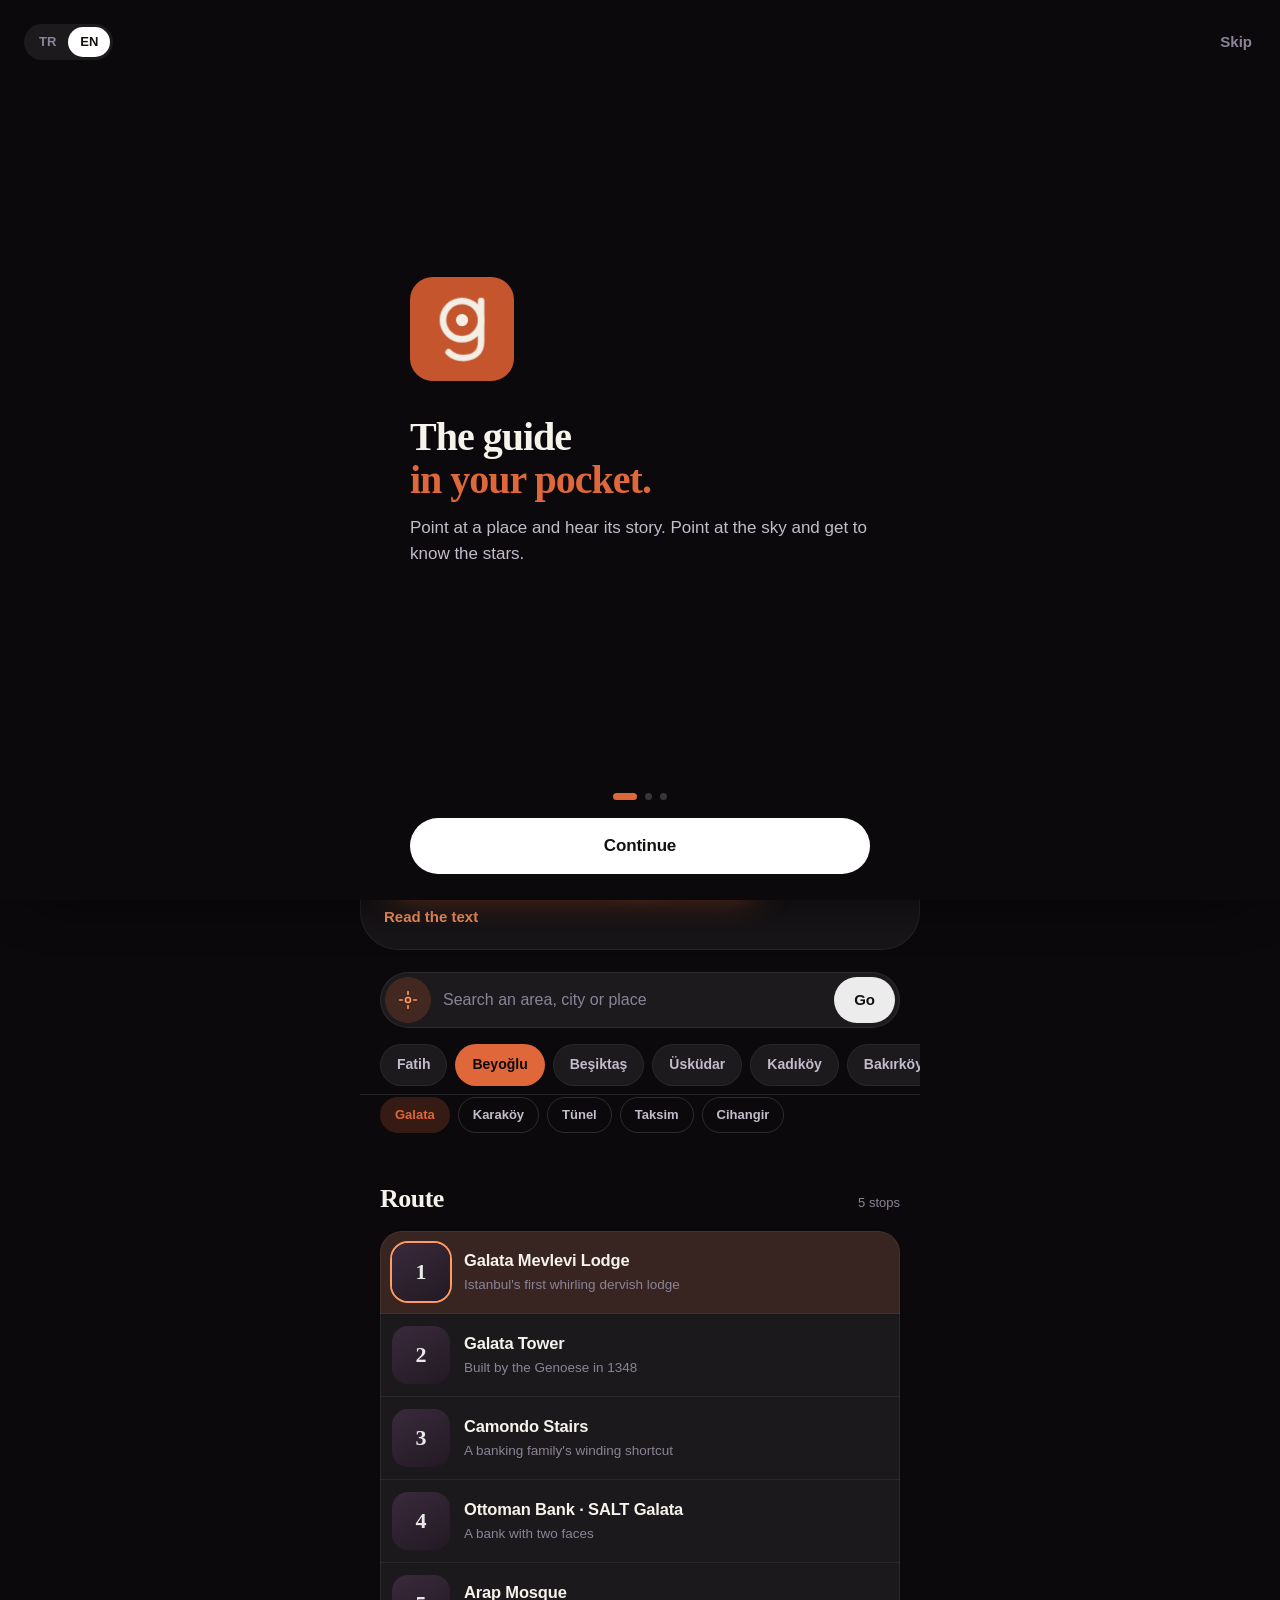
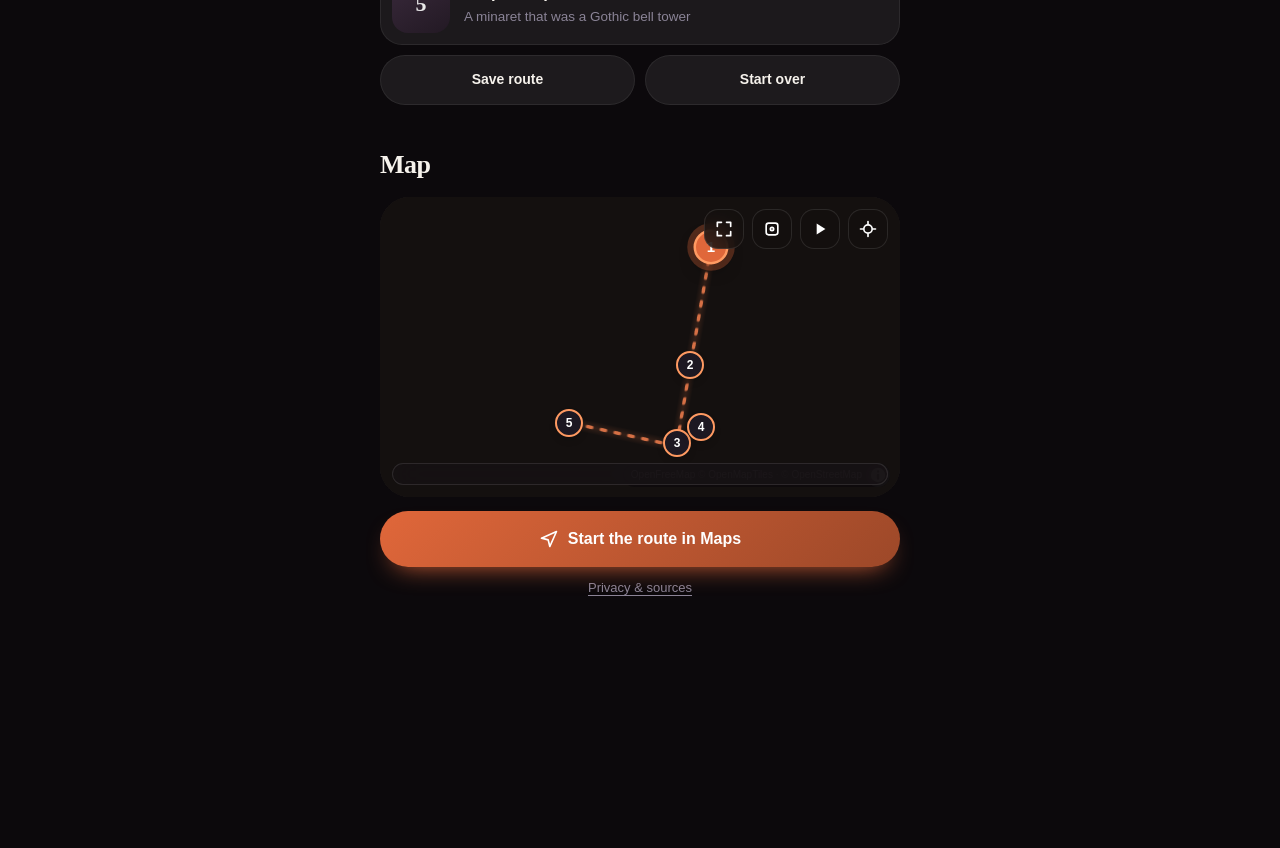
<file: gep-gep/index.html>
<!DOCTYPE html>
<html lang="tr">
<head>
<meta charset="utf-8">
<meta name="viewport" content="width=device-width, initial-scale=1, viewport-fit=cover">
<meta name="theme-color" content="#0c090c">
<meta name="apple-mobile-web-app-capable" content="yes">
<meta name="apple-mobile-web-app-status-bar-style" content="black">
<meta name="apple-mobile-web-app-title" content="Gep Gep">
<link rel="manifest" href="manifest.json">
<link rel="apple-touch-icon" href="icon-180.png">
<link rel="icon" href="icon.svg" type="image/svg+xml">
<link rel="stylesheet" href="vendor/maplibre-gl.css">
<link rel="stylesheet" href="css/app.css">
<title>Gep Gep</title>
</head>
<body>
<div class="wrap">
  <header>
    <div class="logo"><svg class="mark" viewBox="0 0 512 512" aria-hidden="true"><rect width="512" height="512" rx="112" fill="#c4552d"/><circle cx="256" cy="212" r="94" fill="none" stroke="#f4efe6" stroke-width="32"/><circle cx="256" cy="212" r="30" fill="#f4efe6"/><path d="M350 118V318C350 372 312 398 262 398C232 398 208 388 190 370" fill="none" stroke="#f4efe6" stroke-width="32" stroke-linecap="round" stroke-linejoin="round"/></svg>gep gep</div>
    <div class="lang"><button data-l="tr" class="on">TR</button><button data-l="en">EN</button></div>
  </header>

  <!-- ============ GEZİ ============ -->
  <section class="view on" id="v-gezi">
    <div class="hero">
      <div class="eyebrow" id="eyebrow"></div>
      <h1 id="place">Galata</h1>
      <p id="intro"></p>
    </div>

    <div class="progress" id="progress"></div>
    <div class="card now" id="now"></div>
    <button class="cam-btn" id="camBtn" hidden></button>

    <form class="finder" id="search">
      <button type="button" class="locate" id="locate"></button>
      <input id="q" type="search" enterkeyhint="search" autocomplete="off">
      <button id="qBtn" type="submit"></button>
    </form>
    <div class="semt" id="semt"></div>
    <div class="semt sub" id="semt2"></div>
    <div class="card semtinfo" id="semtInfo" hidden></div>
    <p class="note" id="note"></p>
    <button class="sample" id="sample"></button>

    <div class="block">
      <div class="sh"><h3 id="routeTitle"></h3><span id="routeMeta"></span></div>
      <div class="card route" id="route"></div>
      <div class="twin">
        <button class="ghost" id="saveRoute"></button>
        <button class="ghost" id="resetRoute"></button>
      </div>
    </div>

    <div class="block">
      <div class="sh"><h3 id="mapTitle"></h3><button class="link" id="mapMe"></button></div>
      <div class="card mapcard"><div id="map"></div>
        <div class="mapctl"><button id="mapFull" aria-label="Tam ekran" aria-pressed="false"><svg viewBox="0 0 24 24"><path d="M4 9V4h5M20 9V4h-5M4 15v5h5M20 15v5h-5"/></svg></button>
          <button id="mapFit" aria-label="Tüm duraklar"><svg viewBox="0 0 24 24"><rect x="5" y="5" width="14" height="14" rx="3"/><circle cx="12" cy="12" r="2"/></svg></button>
          <button id="mapTour" aria-label="Turu izle"><svg viewBox="0 0 24 24"><path d="M8 5.5v13l10.5-6.5z"/></svg></button>
          <button id="mapLoc" aria-label="Konumum"><svg viewBox="0 0 24 24"><path d="M12 3v3M12 18v3M3 12h3M18 12h3"/><circle cx="12" cy="12" r="5"/></svg></button></div>
        <div class="mappop" id="mapPop" hidden></div></div>
      <a class="mapbtn" id="mapBtn" target="_blank" rel="noopener"></a>
    </div>

    <div class="block" id="farBlock">
      <div class="sh"><h3 id="farTitle"></h3><span id="farMeta"></span></div>
      <div class="card route" id="far"></div>
    </div>

  </section>

  <!-- ============ GÖKYÜZÜ ============ -->
  <section class="view" id="v-sky">
    <div class="hero">
      <div class="eyebrow" id="skyEyebrow"></div>
      <h1 id="skyTitle"></h1>
      <p id="skyIntro"></p>
    </div>
    <div class="card skycard">
      <canvas id="sky"></canvas>
      <div class="reticle"></div>
      <div class="skydir" id="skyDir"></div>
      <div class="skyhint" id="skyHint"></div>
    </div>
    <button class="cam-btn" id="skyStart"></button>
    <div class="card skyinfo" id="skyNow"></div>
    <div class="block">
      <div class="sh"><h3 id="skyListTitle"></h3><span id="skyListMeta"></span></div>
      <div class="card route" id="skyList"></div>
    </div>
    <div class="block">
      <div class="sh"><h3 id="moonTitle"></h3></div>
      <div class="card moon" id="moon"></div>
      <div class="card sunrow" id="sunRow"></div>
    </div>
  </section>

  <!-- ============ ALIŞVERİŞ ============ -->
  <section class="view" id="v-shop">
    <div class="hero">
      <div class="eyebrow" id="shopEyebrow"></div>
      <h1 id="shopTitle"></h1>
      <p id="shopIntro"></p>
    </div>
    <div class="stage" aria-hidden="true"><i class="k k1"></i><i class="k k2"></i><i class="k k3"></i><i class="k k4"></i><span class="beam"></span>
      <svg viewBox="0 0 24 24" fill="none" stroke="currentColor" stroke-width="1.2" stroke-linecap="round" stroke-linejoin="round"><path d="M3 12V4h8l10 10-8 8z"/><circle cx="7.5" cy="7.5" r="1.3"/></svg></div>
    <button class="cam-btn big" id="shopScan"></button>
    <div id="shopResult"></div>
    <div class="block" id="shopHistBlock">
      <div class="sh"><h3 id="shopHistTitle"></h3><span id="shopHistMeta"></span></div>
      <div class="card route" id="shopHist"></div>
    </div>
    <p class="fine" id="shopFine"></p>
  </section>

  <!-- ============ GÜNLÜK ============ -->
  <section class="view" id="v-log">
    <div class="hero">
      <div class="eyebrow" id="logEyebrow"></div>
      <h1 id="logTitle"></h1>
      <p id="logIntro"></p>
    </div>
    <div class="stats" id="stats"></div>
    <div class="block">
      <div class="sh"><h3 id="savedTitle"></h3><span id="savedMeta"></span></div>
      <div class="card route" id="saved"></div>
    </div>
    <div class="block">
      <div class="sh"><h3 id="visitTitle"></h3><span id="visitMeta"></span></div>
      <div class="card route" id="visits"></div>
    </div>
    <div class="block">
      <div class="sh"><h3 id="seenTitle"></h3><span id="seenMeta"></span></div>
      <div class="card route" id="seen"></div>
    </div>
    <div class="block">
      <div class="sh"><h3 id="setTitle"></h3></div>
      <div class="card settings" id="settings"></div>
    </div>
  </section>
</div>

<footer class="foot"><button id="legalLink" type="button"></button></footer>
<nav><div class="in">
  <button data-tab="gezi" class="on"><svg viewBox="0 0 24 24" fill="none" stroke="currentColor" stroke-width="1.8" stroke-linecap="round" stroke-linejoin="round"><path d="M12 21s-7-6.2-7-11.5A7 7 0 0 1 19 9.5C19 14.8 12 21 12 21z"/><circle cx="12" cy="9.5" r="2.5"/></svg><span id="tabGezi"></span></button>
  <button data-tab="sky"><svg viewBox="0 0 24 24" fill="none" stroke="currentColor" stroke-width="1.8" stroke-linecap="round" stroke-linejoin="round"><path d="M20 14.5A8 8 0 1 1 9.5 4a6.5 6.5 0 0 0 10.5 10.5z"/></svg><span id="tabSky"></span></button>
  <i class="gap"></i>
  <button data-tab="shop"><svg viewBox="0 0 24 24" fill="none" stroke="currentColor" stroke-width="1.8" stroke-linecap="round" stroke-linejoin="round"><path d="M3 12V4h8l10 10-8 8z"/><circle cx="7.5" cy="7.5" r="1.3"/></svg><span id="tabShop"></span></button>
  <button data-tab="log"><svg viewBox="0 0 24 24" fill="none" stroke="currentColor" stroke-width="1.8" stroke-linecap="round" stroke-linejoin="round"><path d="M5 4h11a3 3 0 0 1 3 3v13H8a3 3 0 0 1-3-3z"/><path d="M5 17a3 3 0 0 1 3-3h11M9 8h6"/></svg><span id="tabLog"></span></button>
</div></nav>
<button class="fab" id="fab" aria-label="Kamera"><svg viewBox="0 0 48 48" aria-hidden="true"><circle cx="24" cy="24" r="12.5" fill="none" stroke="currentColor" stroke-width="4"/><circle cx="24" cy="24" r="4.2" fill="currentColor"/></svg></button>

<div class="toast" id="toast"></div>

<div class="ob" id="ob" hidden></div>

<!-- Kamera katmanı (Gezi ve Alışveriş ortak kullanır) -->
<div class="cam" id="cam">
  <video id="video" playsinline muted autoplay></video>
  <img class="shot" id="shot" alt="">
  <div class="frame"></div>
  <div class="scan"><span><i></i><b id="scanTxt"></b></span></div>
  <div class="top">
    <button class="x" id="camClose" aria-label="Kapat"><svg width="18" height="18" viewBox="0 0 24 24" fill="none" stroke="currentColor" stroke-width="2.4" stroke-linecap="round"><path d="M6 6l12 12M18 6L6 18"/></svg></button>
    <span class="hint" id="camHint"></span>
    <button class="x" id="camKey" aria-label="Anahtar"><svg width="18" height="18" viewBox="0 0 24 24" fill="none" stroke="currentColor" stroke-width="2" stroke-linecap="round" stroke-linejoin="round"><circle cx="8" cy="15" r="4"/><path d="M11 12l9-9M16 7l3 3"/></svg></button>
  </div>
  <div class="bottom"><button class="shutter" id="shutter" aria-label="Çek"></button></div>
  <div class="sheet" id="sheet"></div>
</div>

<script src="vendor/maplibre-gl.js"></script>
<script src="vendor/astronomy.browser.min.js"></script>
<script src="js/config.js"></script>
<script src="js/galata.js"></script>
<script src="js/rehber.js"></script>
<script src="js/core.js"></script>
<script src="js/paylas.js"></script>
<script src="js/kamera.js"></script>
<script src="js/gezi.js"></script>
<script src="js/gokyuzu.js"></script>
<script src="js/alisveris.js"></script>
<script src="js/gunluk.js"></script>
<script src="js/acilis.js"></script>
<script src="js/tema.js"></script>
<script>App.start(); Onb.start(); if(Store.get('onb',0) && !/[?&]onb=1/.test(location.search) && GEP.features.includes('gezi')) Gezi.locate();
document.getElementById('legalLink').textContent=(typeof lang!=='undefined'&&lang==='en')?'Privacy & sources':'Gizlilik ve kaynaklar';
document.getElementById('legalLink').onclick=function(){openLegal();};
document.getElementById('fab').onclick=function(){
  var on=(document.querySelector('nav button.on')||{dataset:{}}).dataset.tab;
  if(on==='log'){ App.show('gezi'); on='gezi'; }
  document.getElementById(on==='shop'?'shopScan':on==='sky'?'skyStart':'camBtn').click();
};</script>
</body>
</html>
</file>
<file: gep-gep/vendor/maplibre-gl.css>
.maplibregl-map{font:12px/20px Helvetica Neue,Arial,Helvetica,sans-serif;overflow:hidden;position:relative;-webkit-tap-highlight-color:rgb(0 0 0/0)}.maplibregl-canvas{left:0;position:absolute;top:0}.maplibregl-map:fullscreen{height:100%;width:100%}.maplibregl-ctrl-group button.maplibregl-ctrl-compass{touch-action:none}.maplibregl-canvas-container.maplibregl-interactive,.maplibregl-ctrl-group button.maplibregl-ctrl-compass{cursor:grab;-webkit-user-select:none;-moz-user-select:none;user-select:none}.maplibregl-canvas-container.maplibregl-interactive.maplibregl-track-pointer{cursor:pointer}.maplibregl-canvas-container.maplibregl-interactive:active,.maplibregl-ctrl-group button.maplibregl-ctrl-compass:active{cursor:grabbing}.maplibregl-canvas-container.maplibregl-touch-zoom-rotate,.maplibregl-canvas-container.maplibregl-touch-zoom-rotate .maplibregl-canvas{touch-action:pan-x pan-y}.maplibregl-canvas-container.maplibregl-touch-drag-pan,.maplibregl-canvas-container.maplibregl-touch-drag-pan .maplibregl-canvas{touch-action:pinch-zoom}.maplibregl-canvas-container.maplibregl-touch-zoom-rotate.maplibregl-touch-drag-pan,.maplibregl-canvas-container.maplibregl-touch-zoom-rotate.maplibregl-touch-drag-pan .maplibregl-canvas{touch-action:none}.maplibregl-canvas-container.maplibregl-touch-drag-pan.maplibregl-cooperative-gestures,.maplibregl-canvas-container.maplibregl-touch-drag-pan.maplibregl-cooperative-gestures .maplibregl-canvas{touch-action:pan-x pan-y}.maplibregl-ctrl-bottom-left,.maplibregl-ctrl-bottom-right,.maplibregl-ctrl-top-left,.maplibregl-ctrl-top-right{pointer-events:none;position:absolute;z-index:2}.maplibregl-ctrl-top-left{left:0;top:0}.maplibregl-ctrl-top-right{right:0;top:0}.maplibregl-ctrl-bottom-left{bottom:0;left:0}.maplibregl-ctrl-bottom-right{bottom:0;right:0}.maplibregl-ctrl{clear:both;pointer-events:auto;transform:translate(0)}.maplibregl-ctrl-top-left .maplibregl-ctrl{float:left;margin:10px 0 0 10px}.maplibregl-ctrl-top-right .maplibregl-ctrl{float:right;margin:10px 10px 0 0}.maplibregl-ctrl-bottom-left .maplibregl-ctrl{float:left;margin:0 0 10px 10px}.maplibregl-ctrl-bottom-right .maplibregl-ctrl{float:right;margin:0 10px 10px 0}.maplibregl-ctrl-group{background:#fff;border-radius:4px}.maplibregl-ctrl-group:not(:empty){box-shadow:0 0 0 2px rgba(0,0,0,.1)}@media (forced-colors:active){.maplibregl-ctrl-group:not(:empty){box-shadow:0 0 0 2px ButtonText}}.maplibregl-ctrl-group button{background-color:transparent;border:0;box-sizing:border-box;cursor:pointer;display:block;height:29px;outline:none;padding:0;width:29px}.maplibregl-ctrl-group button+button{border-top:1px solid #ddd}.maplibregl-ctrl button .maplibregl-ctrl-icon{background-position:50%;background-repeat:no-repeat;display:block;height:100%;width:100%}@media (forced-colors:active){.maplibregl-ctrl-icon{background-color:transparent}.maplibregl-ctrl-group button+button{border-top:1px solid ButtonText}}.maplibregl-ctrl button::-moz-focus-inner{border:0;padding:0}.maplibregl-ctrl-attrib-button:focus,.maplibregl-ctrl-group button:focus{box-shadow:0 0 2px 2px #0096ff}.maplibregl-ctrl button:disabled{cursor:not-allowed}.maplibregl-ctrl button:disabled .maplibregl-ctrl-icon{opacity:.25}.maplibregl-ctrl button:not(:disabled):hover{background-color:rgb(0 0 0/5%)}.maplibregl-ctrl-group button:focus:focus-visible{box-shadow:0 0 2px 2px #0096ff}.maplibregl-ctrl-group button:focus:not(:focus-visible){box-shadow:none}.maplibregl-ctrl-group button:focus:first-child{border-radius:4px 4px 0 0}.maplibregl-ctrl-group button:focus:last-child{border-radius:0 0 4px 4px}.maplibregl-ctrl-group button:focus:only-child{border-radius:inherit}.maplibregl-ctrl button.maplibregl-ctrl-zoom-out .maplibregl-ctrl-icon{background-image:url("data:image/svg+xml;charset=utf-8,%3Csvg xmlns='http://www.w3.org/2000/svg' width='29' height='29' fill='%23333' viewBox='0 0 29 29'%3E%3Cpath d='M10 13c-.75 0-1.5.75-1.5 1.5S9.25 16 10 16h9c.75 0 1.5-.75 1.5-1.5S19.75 13 19 13z'/%3E%3C/svg%3E")}.maplibregl-ctrl button.maplibregl-ctrl-zoom-in .maplibregl-ctrl-icon{background-image:url("data:image/svg+xml;charset=utf-8,%3Csvg xmlns='http://www.w3.org/2000/svg' width='29' height='29' fill='%23333' viewBox='0 0 29 29'%3E%3Cpath d='M14.5 8.5c-.75 0-1.5.75-1.5 1.5v3h-3c-.75 0-1.5.75-1.5 1.5S9.25 16 10 16h3v3c0 .75.75 1.5 1.5 1.5S16 19.75 16 19v-3h3c.75 0 1.5-.75 1.5-1.5S19.75 13 19 13h-3v-3c0-.75-.75-1.5-1.5-1.5'/%3E%3C/svg%3E")}@media (forced-colors:active){.maplibregl-ctrl button.maplibregl-ctrl-zoom-out .maplibregl-ctrl-icon{background-image:url("data:image/svg+xml;charset=utf-8,%3Csvg xmlns='http://www.w3.org/2000/svg' width='29' height='29' fill='%23fff' viewBox='0 0 29 29'%3E%3Cpath d='M10 13c-.75 0-1.5.75-1.5 1.5S9.25 16 10 16h9c.75 0 1.5-.75 1.5-1.5S19.75 13 19 13z'/%3E%3C/svg%3E")}.maplibregl-ctrl button.maplibregl-ctrl-zoom-in .maplibregl-ctrl-icon{background-image:url("data:image/svg+xml;charset=utf-8,%3Csvg xmlns='http://www.w3.org/2000/svg' width='29' height='29' fill='%23fff' viewBox='0 0 29 29'%3E%3Cpath d='M14.5 8.5c-.75 0-1.5.75-1.5 1.5v3h-3c-.75 0-1.5.75-1.5 1.5S9.25 16 10 16h3v3c0 .75.75 1.5 1.5 1.5S16 19.75 16 19v-3h3c.75 0 1.5-.75 1.5-1.5S19.75 13 19 13h-3v-3c0-.75-.75-1.5-1.5-1.5'/%3E%3C/svg%3E")}}@media (forced-colors:active) and (prefers-color-scheme:light){.maplibregl-ctrl button.maplibregl-ctrl-zoom-out .maplibregl-ctrl-icon{background-image:url("data:image/svg+xml;charset=utf-8,%3Csvg xmlns='http://www.w3.org/2000/svg' width='29' height='29' viewBox='0 0 29 29'%3E%3Cpath d='M10 13c-.75 0-1.5.75-1.5 1.5S9.25 16 10 16h9c.75 0 1.5-.75 1.5-1.5S19.75 13 19 13z'/%3E%3C/svg%3E")}.maplibregl-ctrl button.maplibregl-ctrl-zoom-in .maplibregl-ctrl-icon{background-image:url("data:image/svg+xml;charset=utf-8,%3Csvg xmlns='http://www.w3.org/2000/svg' width='29' height='29' viewBox='0 0 29 29'%3E%3Cpath d='M14.5 8.5c-.75 0-1.5.75-1.5 1.5v3h-3c-.75 0-1.5.75-1.5 1.5S9.25 16 10 16h3v3c0 .75.75 1.5 1.5 1.5S16 19.75 16 19v-3h3c.75 0 1.5-.75 1.5-1.5S19.75 13 19 13h-3v-3c0-.75-.75-1.5-1.5-1.5'/%3E%3C/svg%3E")}}.maplibregl-ctrl button.maplibregl-ctrl-fullscreen .maplibregl-ctrl-icon{background-image:url("data:image/svg+xml;charset=utf-8,%3Csvg xmlns='http://www.w3.org/2000/svg' width='29' height='29' fill='%23333' viewBox='0 0 29 29'%3E%3Cpath d='M24 16v5.5c0 1.75-.75 2.5-2.5 2.5H16v-1l3-1.5-4-5.5 1-1 5.5 4 1.5-3zM6 16l1.5 3 5.5-4 1 1-4 5.5 3 1.5v1H7.5C5.75 24 5 23.25 5 21.5V16zm7-11v1l-3 1.5 4 5.5-1 1-5.5-4L6 13H5V7.5C5 5.75 5.75 5 7.5 5zm11 2.5c0-1.75-.75-2.5-2.5-2.5H16v1l3 1.5-4 5.5 1 1 5.5-4 1.5 3h1z'/%3E%3C/svg%3E")}.maplibregl-ctrl button.maplibregl-ctrl-shrink .maplibregl-ctrl-icon{background-image:url("data:image/svg+xml;charset=utf-8,%3Csvg xmlns='http://www.w3.org/2000/svg' width='29' height='29' viewBox='0 0 29 29'%3E%3Cpath d='M18.5 16c-1.75 0-2.5.75-2.5 2.5V24h1l1.5-3 5.5 4 1-1-4-5.5 3-1.5v-1zM13 18.5c0-1.75-.75-2.5-2.5-2.5H5v1l3 1.5L4 24l1 1 5.5-4 1.5 3h1zm3-8c0 1.75.75 2.5 2.5 2.5H24v-1l-3-1.5L25 5l-1-1-5.5 4L17 5h-1zM10.5 13c1.75 0 2.5-.75 2.5-2.5V5h-1l-1.5 3L5 4 4 5l4 5.5L5 12v1z'/%3E%3C/svg%3E")}@media (forced-colors:active){.maplibregl-ctrl button.maplibregl-ctrl-fullscreen .maplibregl-ctrl-icon{background-image:url("data:image/svg+xml;charset=utf-8,%3Csvg xmlns='http://www.w3.org/2000/svg' width='29' height='29' fill='%23fff' viewBox='0 0 29 29'%3E%3Cpath d='M24 16v5.5c0 1.75-.75 2.5-2.5 2.5H16v-1l3-1.5-4-5.5 1-1 5.5 4 1.5-3zM6 16l1.5 3 5.5-4 1 1-4 5.5 3 1.5v1H7.5C5.75 24 5 23.25 5 21.5V16zm7-11v1l-3 1.5 4 5.5-1 1-5.5-4L6 13H5V7.5C5 5.75 5.75 5 7.5 5zm11 2.5c0-1.75-.75-2.5-2.5-2.5H16v1l3 1.5-4 5.5 1 1 5.5-4 1.5 3h1z'/%3E%3C/svg%3E")}.maplibregl-ctrl button.maplibregl-ctrl-shrink .maplibregl-ctrl-icon{background-image:url("data:image/svg+xml;charset=utf-8,%3Csvg xmlns='http://www.w3.org/2000/svg' width='29' height='29' fill='%23fff' viewBox='0 0 29 29'%3E%3Cpath d='M18.5 16c-1.75 0-2.5.75-2.5 2.5V24h1l1.5-3 5.5 4 1-1-4-5.5 3-1.5v-1zM13 18.5c0-1.75-.75-2.5-2.5-2.5H5v1l3 1.5L4 24l1 1 5.5-4 1.5 3h1zm3-8c0 1.75.75 2.5 2.5 2.5H24v-1l-3-1.5L25 5l-1-1-5.5 4L17 5h-1zM10.5 13c1.75 0 2.5-.75 2.5-2.5V5h-1l-1.5 3L5 4 4 5l4 5.5L5 12v1z'/%3E%3C/svg%3E")}}@media (forced-colors:active) and (prefers-color-scheme:light){.maplibregl-ctrl button.maplibregl-ctrl-fullscreen .maplibregl-ctrl-icon{background-image:url("data:image/svg+xml;charset=utf-8,%3Csvg xmlns='http://www.w3.org/2000/svg' width='29' height='29' viewBox='0 0 29 29'%3E%3Cpath d='M24 16v5.5c0 1.75-.75 2.5-2.5 2.5H16v-1l3-1.5-4-5.5 1-1 5.5 4 1.5-3zM6 16l1.5 3 5.5-4 1 1-4 5.5 3 1.5v1H7.5C5.75 24 5 23.25 5 21.5V16zm7-11v1l-3 1.5 4 5.5-1 1-5.5-4L6 13H5V7.5C5 5.75 5.75 5 7.5 5zm11 2.5c0-1.75-.75-2.5-2.5-2.5H16v1l3 1.5-4 5.5 1 1 5.5-4 1.5 3h1z'/%3E%3C/svg%3E")}.maplibregl-ctrl button.maplibregl-ctrl-shrink .maplibregl-ctrl-icon{background-image:url("data:image/svg+xml;charset=utf-8,%3Csvg xmlns='http://www.w3.org/2000/svg' width='29' height='29' viewBox='0 0 29 29'%3E%3Cpath d='M18.5 16c-1.75 0-2.5.75-2.5 2.5V24h1l1.5-3 5.5 4 1-1-4-5.5 3-1.5v-1zM13 18.5c0-1.75-.75-2.5-2.5-2.5H5v1l3 1.5L4 24l1 1 5.5-4 1.5 3h1zm3-8c0 1.75.75 2.5 2.5 2.5H24v-1l-3-1.5L25 5l-1-1-5.5 4L17 5h-1zM10.5 13c1.75 0 2.5-.75 2.5-2.5V5h-1l-1.5 3L5 4 4 5l4 5.5L5 12v1z'/%3E%3C/svg%3E")}}.maplibregl-ctrl button.maplibregl-ctrl-compass .maplibregl-ctrl-icon{background-image:url("data:image/svg+xml;charset=utf-8,%3Csvg xmlns='http://www.w3.org/2000/svg' width='29' height='29' fill='%23333' viewBox='0 0 29 29'%3E%3Cpath d='m10.5 14 4-8 4 8z'/%3E%3Cpath fill='%23ccc' d='m10.5 16 4 8 4-8z'/%3E%3C/svg%3E")}@media (forced-colors:active){.maplibregl-ctrl button.maplibregl-ctrl-compass .maplibregl-ctrl-icon{background-image:url("data:image/svg+xml;charset=utf-8,%3Csvg xmlns='http://www.w3.org/2000/svg' width='29' height='29' fill='%23fff' viewBox='0 0 29 29'%3E%3Cpath d='m10.5 14 4-8 4 8z'/%3E%3Cpath fill='%23ccc' d='m10.5 16 4 8 4-8z'/%3E%3C/svg%3E")}}@media (forced-colors:active) and (prefers-color-scheme:light){.maplibregl-ctrl button.maplibregl-ctrl-compass .maplibregl-ctrl-icon{background-image:url("data:image/svg+xml;charset=utf-8,%3Csvg xmlns='http://www.w3.org/2000/svg' width='29' height='29' viewBox='0 0 29 29'%3E%3Cpath d='m10.5 14 4-8 4 8z'/%3E%3Cpath fill='%23ccc' d='m10.5 16 4 8 4-8z'/%3E%3C/svg%3E")}}.maplibregl-ctrl button.maplibregl-ctrl-terrain .maplibregl-ctrl-icon{background-image:url("data:image/svg+xml;charset=utf-8,%3Csvg xmlns='http://www.w3.org/2000/svg' width='22' height='22' fill='%23333' viewBox='0 0 22 22'%3E%3Cpath d='m1.754 13.406 4.453-4.851 3.09 3.09 3.281 3.277.969-.969-3.309-3.312 3.844-4.121 6.148 6.886h1.082v-.855l-7.207-8.07-4.84 5.187L6.169 6.57l-5.48 5.965v.871ZM.688 16.844h20.625v1.375H.688Zm0 0'/%3E%3C/svg%3E")}.maplibregl-ctrl button.maplibregl-ctrl-terrain-enabled .maplibregl-ctrl-icon{background-image:url("data:image/svg+xml;charset=utf-8,%3Csvg xmlns='http://www.w3.org/2000/svg' width='22' height='22' fill='%2333b5e5' viewBox='0 0 22 22'%3E%3Cpath d='m1.754 13.406 4.453-4.851 3.09 3.09 3.281 3.277.969-.969-3.309-3.312 3.844-4.121 6.148 6.886h1.082v-.855l-7.207-8.07-4.84 5.187L6.169 6.57l-5.48 5.965v.871ZM.688 16.844h20.625v1.375H.688Zm0 0'/%3E%3C/svg%3E")}.maplibregl-ctrl button.maplibregl-ctrl-geolocate .maplibregl-ctrl-icon{background-image:url("data:image/svg+xml;charset=utf-8,%3Csvg xmlns='http://www.w3.org/2000/svg' width='29' height='29' fill='%23333' viewBox='0 0 20 20'%3E%3Cpath d='M10 4C9 4 9 5 9 5v.1A5 5 0 0 0 5.1 9H5s-1 0-1 1 1 1 1 1h.1A5 5 0 0 0 9 14.9v.1s0 1 1 1 1-1 1-1v-.1a5 5 0 0 0 3.9-3.9h.1s1 0 1-1-1-1-1-1h-.1A5 5 0 0 0 11 5.1V5s0-1-1-1m0 2.5a3.5 3.5 0 1 1 0 7 3.5 3.5 0 1 1 0-7'/%3E%3Ccircle cx='10' cy='10' r='2'/%3E%3C/svg%3E")}.maplibregl-ctrl button.maplibregl-ctrl-geolocate:disabled .maplibregl-ctrl-icon{background-image:url("data:image/svg+xml;charset=utf-8,%3Csvg xmlns='http://www.w3.org/2000/svg' width='29' height='29' fill='%23aaa' viewBox='0 0 20 20'%3E%3Cpath d='M10 4C9 4 9 5 9 5v.1A5 5 0 0 0 5.1 9H5s-1 0-1 1 1 1 1 1h.1A5 5 0 0 0 9 14.9v.1s0 1 1 1 1-1 1-1v-.1a5 5 0 0 0 3.9-3.9h.1s1 0 1-1-1-1-1-1h-.1A5 5 0 0 0 11 5.1V5s0-1-1-1m0 2.5a3.5 3.5 0 1 1 0 7 3.5 3.5 0 1 1 0-7'/%3E%3Ccircle cx='10' cy='10' r='2'/%3E%3Cpath fill='red' d='m14 5 1 1-9 9-1-1z'/%3E%3C/svg%3E")}.maplibregl-ctrl button.maplibregl-ctrl-geolocate.maplibregl-ctrl-geolocate-active .maplibregl-ctrl-icon{background-image:url("data:image/svg+xml;charset=utf-8,%3Csvg xmlns='http://www.w3.org/2000/svg' width='29' height='29' fill='%2333b5e5' viewBox='0 0 20 20'%3E%3Cpath d='M10 4C9 4 9 5 9 5v.1A5 5 0 0 0 5.1 9H5s-1 0-1 1 1 1 1 1h.1A5 5 0 0 0 9 14.9v.1s0 1 1 1 1-1 1-1v-.1a5 5 0 0 0 3.9-3.9h.1s1 0 1-1-1-1-1-1h-.1A5 5 0 0 0 11 5.1V5s0-1-1-1m0 2.5a3.5 3.5 0 1 1 0 7 3.5 3.5 0 1 1 0-7'/%3E%3Ccircle cx='10' cy='10' r='2'/%3E%3C/svg%3E")}.maplibregl-ctrl button.maplibregl-ctrl-geolocate.maplibregl-ctrl-geolocate-active-error .maplibregl-ctrl-icon{background-image:url("data:image/svg+xml;charset=utf-8,%3Csvg xmlns='http://www.w3.org/2000/svg' width='29' height='29' fill='%23e58978' viewBox='0 0 20 20'%3E%3Cpath d='M10 4C9 4 9 5 9 5v.1A5 5 0 0 0 5.1 9H5s-1 0-1 1 1 1 1 1h.1A5 5 0 0 0 9 14.9v.1s0 1 1 1 1-1 1-1v-.1a5 5 0 0 0 3.9-3.9h.1s1 0 1-1-1-1-1-1h-.1A5 5 0 0 0 11 5.1V5s0-1-1-1m0 2.5a3.5 3.5 0 1 1 0 7 3.5 3.5 0 1 1 0-7'/%3E%3Ccircle cx='10' cy='10' r='2'/%3E%3C/svg%3E")}.maplibregl-ctrl button.maplibregl-ctrl-geolocate.maplibregl-ctrl-geolocate-background .maplibregl-ctrl-icon{background-image:url("data:image/svg+xml;charset=utf-8,%3Csvg xmlns='http://www.w3.org/2000/svg' width='29' height='29' fill='%2333b5e5' viewBox='0 0 20 20'%3E%3Cpath d='M10 4C9 4 9 5 9 5v.1A5 5 0 0 0 5.1 9H5s-1 0-1 1 1 1 1 1h.1A5 5 0 0 0 9 14.9v.1s0 1 1 1 1-1 1-1v-.1a5 5 0 0 0 3.9-3.9h.1s1 0 1-1-1-1-1-1h-.1A5 5 0 0 0 11 5.1V5s0-1-1-1m0 2.5a3.5 3.5 0 1 1 0 7 3.5 3.5 0 1 1 0-7'/%3E%3C/svg%3E")}.maplibregl-ctrl button.maplibregl-ctrl-geolocate.maplibregl-ctrl-geolocate-background-error .maplibregl-ctrl-icon{background-image:url("data:image/svg+xml;charset=utf-8,%3Csvg xmlns='http://www.w3.org/2000/svg' width='29' height='29' fill='%23e54e33' viewBox='0 0 20 20'%3E%3Cpath d='M10 4C9 4 9 5 9 5v.1A5 5 0 0 0 5.1 9H5s-1 0-1 1 1 1 1 1h.1A5 5 0 0 0 9 14.9v.1s0 1 1 1 1-1 1-1v-.1a5 5 0 0 0 3.9-3.9h.1s1 0 1-1-1-1-1-1h-.1A5 5 0 0 0 11 5.1V5s0-1-1-1m0 2.5a3.5 3.5 0 1 1 0 7 3.5 3.5 0 1 1 0-7'/%3E%3C/svg%3E")}.maplibregl-ctrl button.maplibregl-ctrl-geolocate.maplibregl-ctrl-geolocate-waiting .maplibregl-ctrl-icon{animation:maplibregl-spin 2s linear infinite}@media (forced-colors:active){.maplibregl-ctrl button.maplibregl-ctrl-geolocate .maplibregl-ctrl-icon{background-image:url("data:image/svg+xml;charset=utf-8,%3Csvg xmlns='http://www.w3.org/2000/svg' width='29' height='29' fill='%23fff' viewBox='0 0 20 20'%3E%3Cpath d='M10 4C9 4 9 5 9 5v.1A5 5 0 0 0 5.1 9H5s-1 0-1 1 1 1 1 1h.1A5 5 0 0 0 9 14.9v.1s0 1 1 1 1-1 1-1v-.1a5 5 0 0 0 3.9-3.9h.1s1 0 1-1-1-1-1-1h-.1A5 5 0 0 0 11 5.1V5s0-1-1-1m0 2.5a3.5 3.5 0 1 1 0 7 3.5 3.5 0 1 1 0-7'/%3E%3Ccircle cx='10' cy='10' r='2'/%3E%3C/svg%3E")}.maplibregl-ctrl button.maplibregl-ctrl-geolocate:disabled .maplibregl-ctrl-icon{background-image:url("data:image/svg+xml;charset=utf-8,%3Csvg xmlns='http://www.w3.org/2000/svg' width='29' height='29' fill='%23999' viewBox='0 0 20 20'%3E%3Cpath d='M10 4C9 4 9 5 9 5v.1A5 5 0 0 0 5.1 9H5s-1 0-1 1 1 1 1 1h.1A5 5 0 0 0 9 14.9v.1s0 1 1 1 1-1 1-1v-.1a5 5 0 0 0 3.9-3.9h.1s1 0 1-1-1-1-1-1h-.1A5 5 0 0 0 11 5.1V5s0-1-1-1m0 2.5a3.5 3.5 0 1 1 0 7 3.5 3.5 0 1 1 0-7'/%3E%3Ccircle cx='10' cy='10' r='2'/%3E%3Cpath fill='red' d='m14 5 1 1-9 9-1-1z'/%3E%3C/svg%3E")}.maplibregl-ctrl button.maplibregl-ctrl-geolocate.maplibregl-ctrl-geolocate-active .maplibregl-ctrl-icon{background-image:url("data:image/svg+xml;charset=utf-8,%3Csvg xmlns='http://www.w3.org/2000/svg' width='29' height='29' fill='%2333b5e5' viewBox='0 0 20 20'%3E%3Cpath d='M10 4C9 4 9 5 9 5v.1A5 5 0 0 0 5.1 9H5s-1 0-1 1 1 1 1 1h.1A5 5 0 0 0 9 14.9v.1s0 1 1 1 1-1 1-1v-.1a5 5 0 0 0 3.9-3.9h.1s1 0 1-1-1-1-1-1h-.1A5 5 0 0 0 11 5.1V5s0-1-1-1m0 2.5a3.5 3.5 0 1 1 0 7 3.5 3.5 0 1 1 0-7'/%3E%3Ccircle cx='10' cy='10' r='2'/%3E%3C/svg%3E")}.maplibregl-ctrl button.maplibregl-ctrl-geolocate.maplibregl-ctrl-geolocate-active-error .maplibregl-ctrl-icon{background-image:url("data:image/svg+xml;charset=utf-8,%3Csvg xmlns='http://www.w3.org/2000/svg' width='29' height='29' fill='%23e58978' viewBox='0 0 20 20'%3E%3Cpath d='M10 4C9 4 9 5 9 5v.1A5 5 0 0 0 5.1 9H5s-1 0-1 1 1 1 1 1h.1A5 5 0 0 0 9 14.9v.1s0 1 1 1 1-1 1-1v-.1a5 5 0 0 0 3.9-3.9h.1s1 0 1-1-1-1-1-1h-.1A5 5 0 0 0 11 5.1V5s0-1-1-1m0 2.5a3.5 3.5 0 1 1 0 7 3.5 3.5 0 1 1 0-7'/%3E%3Ccircle cx='10' cy='10' r='2'/%3E%3C/svg%3E")}.maplibregl-ctrl button.maplibregl-ctrl-geolocate.maplibregl-ctrl-geolocate-background .maplibregl-ctrl-icon{background-image:url("data:image/svg+xml;charset=utf-8,%3Csvg xmlns='http://www.w3.org/2000/svg' width='29' height='29' fill='%2333b5e5' viewBox='0 0 20 20'%3E%3Cpath d='M10 4C9 4 9 5 9 5v.1A5 5 0 0 0 5.1 9H5s-1 0-1 1 1 1 1 1h.1A5 5 0 0 0 9 14.9v.1s0 1 1 1 1-1 1-1v-.1a5 5 0 0 0 3.9-3.9h.1s1 0 1-1-1-1-1-1h-.1A5 5 0 0 0 11 5.1V5s0-1-1-1m0 2.5a3.5 3.5 0 1 1 0 7 3.5 3.5 0 1 1 0-7'/%3E%3C/svg%3E")}.maplibregl-ctrl button.maplibregl-ctrl-geolocate.maplibregl-ctrl-geolocate-background-error .maplibregl-ctrl-icon{background-image:url("data:image/svg+xml;charset=utf-8,%3Csvg xmlns='http://www.w3.org/2000/svg' width='29' height='29' fill='%23e54e33' viewBox='0 0 20 20'%3E%3Cpath d='M10 4C9 4 9 5 9 5v.1A5 5 0 0 0 5.1 9H5s-1 0-1 1 1 1 1 1h.1A5 5 0 0 0 9 14.9v.1s0 1 1 1 1-1 1-1v-.1a5 5 0 0 0 3.9-3.9h.1s1 0 1-1-1-1-1-1h-.1A5 5 0 0 0 11 5.1V5s0-1-1-1m0 2.5a3.5 3.5 0 1 1 0 7 3.5 3.5 0 1 1 0-7'/%3E%3C/svg%3E")}}@media (forced-colors:active) and (prefers-color-scheme:light){.maplibregl-ctrl button.maplibregl-ctrl-geolocate .maplibregl-ctrl-icon{background-image:url("data:image/svg+xml;charset=utf-8,%3Csvg xmlns='http://www.w3.org/2000/svg' width='29' height='29' viewBox='0 0 20 20'%3E%3Cpath d='M10 4C9 4 9 5 9 5v.1A5 5 0 0 0 5.1 9H5s-1 0-1 1 1 1 1 1h.1A5 5 0 0 0 9 14.9v.1s0 1 1 1 1-1 1-1v-.1a5 5 0 0 0 3.9-3.9h.1s1 0 1-1-1-1-1-1h-.1A5 5 0 0 0 11 5.1V5s0-1-1-1m0 2.5a3.5 3.5 0 1 1 0 7 3.5 3.5 0 1 1 0-7'/%3E%3Ccircle cx='10' cy='10' r='2'/%3E%3C/svg%3E")}.maplibregl-ctrl button.maplibregl-ctrl-geolocate:disabled .maplibregl-ctrl-icon{background-image:url("data:image/svg+xml;charset=utf-8,%3Csvg xmlns='http://www.w3.org/2000/svg' width='29' height='29' fill='%23666' viewBox='0 0 20 20'%3E%3Cpath d='M10 4C9 4 9 5 9 5v.1A5 5 0 0 0 5.1 9H5s-1 0-1 1 1 1 1 1h.1A5 5 0 0 0 9 14.9v.1s0 1 1 1 1-1 1-1v-.1a5 5 0 0 0 3.9-3.9h.1s1 0 1-1-1-1-1-1h-.1A5 5 0 0 0 11 5.1V5s0-1-1-1m0 2.5a3.5 3.5 0 1 1 0 7 3.5 3.5 0 1 1 0-7'/%3E%3Ccircle cx='10' cy='10' r='2'/%3E%3Cpath fill='red' d='m14 5 1 1-9 9-1-1z'/%3E%3C/svg%3E")}}@keyframes maplibregl-spin{0%{transform:rotate(0deg)}to{transform:rotate(1turn)}}a.maplibregl-ctrl-logo{background-image:url("data:image/svg+xml;charset=utf-8,%3Csvg xmlns='http://www.w3.org/2000/svg' width='88' height='23' fill='none'%3E%3Cpath fill='%23000' fill-opacity='.4' fill-rule='evenodd' d='M17.408 16.796h-1.827l2.501-12.095h.198l3.324 6.533.988 2.19.988-2.19 3.258-6.533h.181l2.6 12.095h-1.81l-1.218-5.644-.362-1.71-.658 1.71-2.929 5.644h-.098l-2.914-5.644-.757-1.71-.345 1.71zm1.958-3.42-.726 3.663a1.255 1.255 0 0 1-1.232 1.011h-1.827a1.255 1.255 0 0 1-1.229-1.509l2.501-12.095a1.255 1.255 0 0 1 1.23-1.001h.197a1.25 1.25 0 0 1 1.12.685l3.19 6.273 3.125-6.263a1.25 1.25 0 0 1 1.123-.695h.181a1.255 1.255 0 0 1 1.227.991l1.443 6.71a5 5 0 0 1 .314-.787l.009-.016a4.6 4.6 0 0 1 1.777-1.887c.782-.46 1.668-.667 2.611-.667a4.6 4.6 0 0 1 1.7.32l.306.134c.21-.16.474-.256.759-.256h1.694a1.255 1.255 0 0 1 1.212.925 1.255 1.255 0 0 1 1.212-.925h1.711c.284 0 .545.094.755.252.613-.3 1.312-.45 2.075-.45 1.356 0 2.557.445 3.482 1.4q.47.48.763 1.064V4.701a1.255 1.255 0 0 1 1.255-1.255h1.86A1.255 1.255 0 0 1 54.44 4.7v9.194h2.217c.19 0 .37.043.532.118v-4.77c0-.356.147-.678.385-.906a2.42 2.42 0 0 1-.682-1.71c0-.665.267-1.253.735-1.7a2.45 2.45 0 0 1 1.722-.674 2.43 2.43 0 0 1 1.705.675q.318.302.504.683V4.7a1.255 1.255 0 0 1 1.255-1.255h1.744A1.255 1.255 0 0 1 65.812 4.7v3.335a4.8 4.8 0 0 1 1.526-.246c.938 0 1.817.214 2.59.69a4.47 4.47 0 0 1 1.67 1.743v-.98a1.255 1.255 0 0 1 1.256-1.256h1.777c.233 0 .451.064.639.174a3.4 3.4 0 0 1 1.567-.372c.346 0 .861.02 1.285.232a1.25 1.25 0 0 1 .689 1.004 4.7 4.7 0 0 1 .853-.588c.795-.44 1.675-.647 2.61-.647 1.385 0 2.65.39 3.525 1.396.836.938 1.168 2.173 1.168 3.528q-.001.515-.056 1.051a1.255 1.255 0 0 1-.947 1.09l.408.952a1.255 1.255 0 0 1-.477 1.552c-.418.268-.92.463-1.458.612-.613.171-1.304.244-2.049.244-1.06 0-2.043-.207-2.886-.698l-.015-.008c-.798-.48-1.419-1.135-1.818-1.963l-.004-.008a5.8 5.8 0 0 1-.548-2.512q0-.429.053-.843a1.3 1.3 0 0 1-.333-.086l-.166-.004c-.223 0-.426.062-.643.228-.03.024-.142.139-.142.59v3.883a1.255 1.255 0 0 1-1.256 1.256h-1.777a1.255 1.255 0 0 1-1.256-1.256V15.69l-.032.057a4.8 4.8 0 0 1-1.86 1.833 5.04 5.04 0 0 1-2.484.634 4.5 4.5 0 0 1-1.935-.424 1.25 1.25 0 0 1-.764.258h-1.71a1.255 1.255 0 0 1-1.256-1.255V7.687a2.4 2.4 0 0 1-.428.625c.253.23.412.561.412.93v7.553a1.255 1.255 0 0 1-1.256 1.255h-1.843a1.25 1.25 0 0 1-.894-.373c-.228.23-.544.373-.894.373H51.32a1.255 1.255 0 0 1-1.256-1.255v-1.251l-.061.117a4.7 4.7 0 0 1-1.782 1.884 4.77 4.77 0 0 1-2.485.67 5.6 5.6 0 0 1-1.485-.188l.009 2.764a1.255 1.255 0 0 1-1.255 1.259h-1.729a1.255 1.255 0 0 1-1.255-1.255v-3.537a1.255 1.255 0 0 1-1.167.793h-1.679a1.25 1.25 0 0 1-.77-.263 4.5 4.5 0 0 1-1.945.429c-.885 0-1.724-.21-2.495-.632l-.017-.01a5 5 0 0 1-1.081-.836 1.255 1.255 0 0 1-1.254 1.312h-1.81a1.255 1.255 0 0 1-1.228-.99l-.782-3.625-2.044 3.939a1.25 1.25 0 0 1-1.115.676h-.098a1.25 1.25 0 0 1-1.116-.68l-2.061-3.994zM35.92 16.63l.207-.114.223-.15q.493-.356.735-.785l.061-.118.033 1.332h1.678V9.242h-1.694l-.033 1.267q-.133-.329-.526-.658l-.032-.028a3.2 3.2 0 0 0-.668-.428l-.27-.12a3.3 3.3 0 0 0-1.235-.23q-1.136-.001-1.974.493a3.36 3.36 0 0 0-1.3 1.382q-.445.89-.444 2.074 0 1.2.51 2.107a3.8 3.8 0 0 0 1.382 1.381 3.9 3.9 0 0 0 1.893.477q.795 0 1.455-.33zm-2.789-5.38q-.576.675-.575 1.762 0 1.102.559 1.794.576.675 1.645.675a2.25 2.25 0 0 0 .934-.19 2.2 2.2 0 0 0 .468-.29l.178-.161a2.2 2.2 0 0 0 .397-.561q.244-.5.244-1.15v-.115q0-.708-.296-1.267l-.043-.077a2.2 2.2 0 0 0-.633-.709l-.13-.086-.047-.028a2.1 2.1 0 0 0-1.073-.285q-1.052 0-1.629.692zm2.316 2.706c.163-.17.28-.407.28-.83v-.114c0-.292-.06-.508-.15-.68a.96.96 0 0 0-.353-.389.85.85 0 0 0-.464-.127c-.4 0-.56.114-.664.239l-.01.012c-.148.174-.275.45-.275.945 0 .506.122.801.27.99.097.11.266.224.68.224.303 0 .504-.09.687-.269zm7.545 1.705a2.6 2.6 0 0 0 .331.423q.319.33.755.548l.173.074q.65.255 1.49.255 1.02 0 1.844-.493a3.45 3.45 0 0 0 1.316-1.4q.493-.904.493-2.089 0-1.909-.988-2.913-.988-1.02-2.584-1.02-.898 0-1.575.347a3 3 0 0 0-.415.262l-.199.166a3.4 3.4 0 0 0-.64.82V9.242h-1.712v11.553h1.729l-.017-5.134zm.53-1.138q.206.29.48.5l.155.11.053.034q.51.296 1.119.297 1.07 0 1.645-.675.577-.69.576-1.762 0-1.119-.576-1.777-.558-.675-1.645-.675-.435 0-.835.16a2 2 0 0 0-.284.136 2 2 0 0 0-.363.254 2.2 2.2 0 0 0-.46.569l-.082.162a2.6 2.6 0 0 0-.213 1.072v.115q0 .707.296 1.267l.135.211zm.964-.818a1.1 1.1 0 0 0 .367.385.94.94 0 0 0 .476.118c.423 0 .59-.117.687-.23.159-.194.28-.478.28-.95 0-.53-.133-.8-.266-.952l-.021-.025c-.078-.094-.231-.221-.68-.221a1 1 0 0 0-.503.135l-.012.007a.86.86 0 0 0-.335.343c-.073.133-.132.324-.132.614v.115a1.4 1.4 0 0 0 .14.66zm15.7-6.222q.347-.346.346-.856a1.05 1.05 0 0 0-.345-.79 1.18 1.18 0 0 0-.84-.329q-.51 0-.855.33a1.05 1.05 0 0 0-.346.79q0 .51.346.855.345.346.856.346.51 0 .839-.346zm4.337 9.314.033-1.332q.191.403.59.747l.098.081a4 4 0 0 0 .316.224l.223.122a3.2 3.2 0 0 0 1.44.322 3.8 3.8 0 0 0 1.875-.477 3.5 3.5 0 0 0 1.382-1.366q.527-.89.526-2.09 0-1.184-.444-2.073a3.24 3.24 0 0 0-1.283-1.399q-.823-.51-1.942-.51a3.5 3.5 0 0 0-1.527.344l-.086.043-.165.09a3 3 0 0 0-.33.214q-.432.315-.656.707a2 2 0 0 0-.099.198l.082-1.283V4.701h-1.744v12.095zm.473-2.509a2.5 2.5 0 0 0 .566.7q.117.098.245.18l.144.08a2.1 2.1 0 0 0 .975.232q1.07 0 1.645-.675.576-.69.576-1.778 0-1.102-.576-1.777-.56-.691-1.645-.692a2.2 2.2 0 0 0-1.015.235q-.22.113-.415.282l-.15.142a2.1 2.1 0 0 0-.42.594q-.223.479-.223 1.1v.115q0 .705.293 1.26zm2.616-.293c.157-.191.28-.479.28-.967 0-.51-.13-.79-.276-.961l-.021-.026c-.082-.1-.232-.225-.67-.225a.87.87 0 0 0-.681.279l-.012.011c-.154.155-.274.38-.274.807v.115c0 .285.057.499.144.669a1.1 1.1 0 0 0 .367.405c.137.082.28.123.455.123.423 0 .59-.118.686-.23zm8.266-3.013q.345-.13.724-.14l.069-.002q.493 0 .642.099l.247-1.794q-.196-.099-.717-.099a2.3 2.3 0 0 0-.545.063 2 2 0 0 0-.411.148 2.2 2.2 0 0 0-.4.249 2.5 2.5 0 0 0-.485.499 2.7 2.7 0 0 0-.32.581l-.05.137v-1.48h-1.778v7.553h1.777v-3.884q0-.546.159-.943a1.5 1.5 0 0 1 .466-.636 2.5 2.5 0 0 1 .399-.253 2 2 0 0 1 .224-.099zm9.784 2.656.05-.922q0-1.743-.856-2.698-.838-.97-2.584-.97-1.119-.001-2.007.493a3.46 3.46 0 0 0-1.4 1.382q-.493.906-.493 2.106 0 1.07.428 1.975.428.89 1.332 1.432.906.526 2.255.526.973 0 1.668-.185l.044-.012.135-.04q.613-.184.984-.421l-.542-1.267q-.3.162-.642.274l-.297.087q-.51.131-1.3.131-.954 0-1.497-.444a1.6 1.6 0 0 1-.192-.193q-.366-.44-.512-1.234l-.004-.021zm-5.427-1.256-.003.022h3.752v-.138q-.011-.727-.288-1.118a1 1 0 0 0-.156-.176q-.46-.428-1.316-.428-.986 0-1.494.604-.379.45-.494 1.234zm-27.053 2.77V4.7h-1.86v12.095h5.333V15.15zm7.103-5.908v7.553h-1.843V9.242h1.843z'/%3E%3Cpath fill='%23fff' d='m19.63 11.151-.757-1.71-.345 1.71-1.12 5.644h-1.827L18.083 4.7h.197l3.325 6.533.988 2.19.988-2.19L26.839 4.7h.181l2.6 12.095h-1.81l-1.218-5.644-.362-1.71-.658 1.71-2.93 5.644h-.098l-2.913-5.644zm14.836 5.81q-1.02 0-1.893-.478a3.8 3.8 0 0 1-1.381-1.382q-.51-.906-.51-2.106 0-1.185.444-2.074a3.36 3.36 0 0 1 1.3-1.382q.839-.494 1.974-.494a3.3 3.3 0 0 1 1.234.231 3.3 3.3 0 0 1 .97.575q.396.33.527.659l.033-1.267h1.694v7.553H37.18l-.033-1.332q-.279.593-1.02 1.053a3.17 3.17 0 0 1-1.662.444zm.296-1.482q.938 0 1.58-.642.642-.66.642-1.711v-.115q0-.708-.296-1.267a2.2 2.2 0 0 0-.807-.872 2.1 2.1 0 0 0-1.119-.313q-1.053 0-1.629.692-.575.675-.575 1.76 0 1.103.559 1.795.577.675 1.645.675zm6.521-6.237h1.711v1.4q.906-1.597 2.83-1.597 1.596 0 2.584 1.02.988 1.005.988 2.914 0 1.185-.493 2.09a3.46 3.46 0 0 1-1.316 1.399 3.5 3.5 0 0 1-1.844.493q-.954 0-1.662-.329a2.67 2.67 0 0 1-1.086-.97l.017 5.134h-1.728zm4.048 6.22q1.07 0 1.645-.674.577-.69.576-1.762 0-1.119-.576-1.777-.558-.675-1.645-.675-.592 0-1.12.296-.51.28-.822.823-.296.527-.296 1.234v.115q0 .708.296 1.267.313.543.823.855.51.296 1.119.297z'/%3E%3Cpath fill='%23e1e3e9' d='M51.325 4.7h1.86v10.45h3.473v1.646h-5.333zm7.12 4.542h1.843v7.553h-1.843zm.905-1.415a1.16 1.16 0 0 1-.856-.346 1.17 1.17 0 0 1-.346-.856 1.05 1.05 0 0 1 .346-.79q.346-.329.856-.329.494 0 .839.33a1.05 1.05 0 0 1 .345.79 1.16 1.16 0 0 1-.345.855q-.33.346-.84.346zm7.875 9.133a3.17 3.17 0 0 1-1.662-.444q-.723-.46-1.004-1.053l-.033 1.332h-1.71V4.701h1.743v4.657l-.082 1.283q.279-.658 1.086-1.119a3.5 3.5 0 0 1 1.778-.477q1.119 0 1.942.51a3.24 3.24 0 0 1 1.283 1.4q.445.888.444 2.072 0 1.201-.526 2.09a3.5 3.5 0 0 1-1.382 1.366 3.8 3.8 0 0 1-1.876.477zm-.296-1.481q1.069 0 1.645-.675.577-.69.577-1.778 0-1.102-.577-1.776-.56-.691-1.645-.692a2.12 2.12 0 0 0-1.58.659q-.642.641-.642 1.694v.115q0 .71.296 1.267a2.4 2.4 0 0 0 .807.872 2.1 2.1 0 0 0 1.119.313zm5.927-6.237h1.777v1.481q.263-.757.856-1.217a2.14 2.14 0 0 1 1.349-.46q.527 0 .724.098l-.247 1.794q-.149-.099-.642-.099-.774 0-1.416.494-.626.493-.626 1.58v3.883h-1.777V9.242zm9.534 7.718q-1.35 0-2.255-.526-.904-.543-1.332-1.432a4.6 4.6 0 0 1-.428-1.975q0-1.2.493-2.106a3.46 3.46 0 0 1 1.4-1.382q.889-.495 2.007-.494 1.744 0 2.584.97.855.956.856 2.7 0 .444-.05.92h-5.43q.18 1.005.708 1.45.542.443 1.497.443.79 0 1.3-.131a4 4 0 0 0 .938-.362l.542 1.267q-.411.263-1.119.46-.708.198-1.711.197zm1.596-4.558q.016-1.02-.444-1.432-.46-.428-1.316-.428-1.728 0-1.991 1.86z'/%3E%3Cpath d='M5.074 15.948a.484.657 0 0 0-.486.659v1.84a.484.657 0 0 0 .486.659h4.101a.484.657 0 0 0 .486-.659v-1.84a.484.657 0 0 0-.486-.659zm3.56 1.16H5.617v.838h3.017z' style='fill:%23fff;fill-rule:evenodd;stroke-width:1.03600001'/%3E%3Cg style='stroke-width:1.12603545'%3E%3Cpath d='M-9.408-1.416c-3.833-.025-7.056 2.912-7.08 6.615-.02 3.08 1.653 4.832 3.107 6.268.903.892 1.721 1.74 2.32 2.902l-.525-.004c-.543-.003-.992.304-1.24.639a1.87 1.87 0 0 0-.362 1.121l-.011 1.877c-.003.402.104.787.347 1.125.244.338.688.653 1.23.656l4.142.028c.542.003.99-.306 1.238-.641a1.87 1.87 0 0 0 .363-1.121l.012-1.875a1.87 1.87 0 0 0-.348-1.127c-.243-.338-.688-.653-1.23-.656l-.518-.004c.597-1.145 1.425-1.983 2.348-2.87 1.473-1.414 3.18-3.149 3.2-6.226-.016-3.59-2.923-6.684-6.993-6.707m-.006 1.1v.002c3.274.02 5.92 2.532 5.9 5.6-.017 2.706-1.39 4.026-2.863 5.44-1.034.994-2.118 2.033-2.814 3.633-.018.041-.052.055-.075.065q-.013.004-.02.01a.34.34 0 0 1-.226.084.34.34 0 0 1-.224-.086l-.092-.077c-.699-1.615-1.768-2.669-2.781-3.67-1.454-1.435-2.797-2.762-2.78-5.478.02-3.067 2.7-5.545 5.975-5.523m-.02 2.826c-1.62-.01-2.944 1.315-2.955 2.96-.01 1.646 1.295 2.988 2.916 2.999h.002c1.621.01 2.943-1.316 2.953-2.961.011-1.646-1.294-2.988-2.916-2.998m-.005 1.1c1.017.006 1.829.83 1.822 1.89s-.83 1.874-1.848 1.867c-1.018-.006-1.829-.83-1.822-1.89s.83-1.874 1.848-1.868m-2.155 11.857 4.14.025c.271.002.49.305.487.676l-.013 1.875c-.003.37-.224.67-.495.668l-4.14-.025c-.27-.002-.487-.306-.485-.676l.012-1.875c.003-.37.224-.67.494-.668' style='color:%23000;font-style:normal;font-variant:normal;font-weight:400;font-stretch:normal;font-size:medium;line-height:normal;font-family:sans-serif;font-variant-ligatures:normal;font-variant-position:normal;font-variant-caps:normal;font-variant-numeric:normal;font-variant-alternates:normal;font-feature-settings:normal;text-indent:0;text-align:start;text-decoration:none;text-decoration-line:none;text-decoration-style:solid;text-decoration-color:%23000;letter-spacing:normal;word-spacing:normal;text-transform:none;writing-mode:lr-tb;direction:ltr;text-orientation:mixed;dominant-baseline:auto;baseline-shift:baseline;text-anchor:start;white-space:normal;shape-padding:0;clip-rule:evenodd;display:inline;overflow:visible;visibility:visible;opacity:1;isolation:auto;mix-blend-mode:normal;color-interpolation:sRGB;color-interpolation-filters:linearRGB;solid-color:%23000;solid-opacity:1;vector-effect:none;fill:%23000;fill-opacity:.4;fill-rule:evenodd;stroke:none;stroke-width:2.47727823;stroke-linecap:butt;stroke-linejoin:miter;stroke-miterlimit:4;stroke-dasharray:none;stroke-dashoffset:0;stroke-opacity:1;color-rendering:auto;image-rendering:auto;shape-rendering:auto;text-rendering:auto' transform='translate(15.553 2.85)scale(.88807)'/%3E%3Cpath d='M-9.415-.316C-12.69-.338-15.37 2.14-15.39 5.207c-.017 2.716 1.326 4.041 2.78 5.477 1.013 1 2.081 2.055 2.78 3.67l.092.076a.34.34 0 0 0 .225.086.34.34 0 0 0 .227-.083l.019-.01c.022-.009.057-.024.074-.064.697-1.6 1.78-2.64 2.814-3.634 1.473-1.414 2.847-2.733 2.864-5.44.02-3.067-2.627-5.58-5.901-5.601m-.057 8.784c1.621.011 2.944-1.315 2.955-2.96.01-1.646-1.295-2.988-2.916-2.999-1.622-.01-2.945 1.315-2.955 2.96s1.295 2.989 2.916 3' style='clip-rule:evenodd;fill:%23e1e3e9;fill-opacity:1;fill-rule:evenodd;stroke:none;stroke-width:2.47727823;stroke-miterlimit:4;stroke-dasharray:none;stroke-opacity:.4' transform='translate(15.553 2.85)scale(.88807)'/%3E%3Cpath d='M-11.594 15.465c-.27-.002-.492.297-.494.668l-.012 1.876c-.003.371.214.673.485.675l4.14.027c.271.002.492-.298.495-.668l.012-1.877c.003-.37-.215-.672-.485-.674z' style='clip-rule:evenodd;fill:%23fff;fill-opacity:1;fill-rule:evenodd;stroke:none;stroke-width:2.47727823;stroke-miterlimit:4;stroke-dasharray:none;stroke-opacity:.4' transform='translate(15.553 2.85)scale(.88807)'/%3E%3C/g%3E%3C/svg%3E");background-repeat:no-repeat;cursor:pointer;display:block;height:23px;margin:0 0 -4px -4px;overflow:hidden;width:88px}a.maplibregl-ctrl-logo.maplibregl-compact{width:14px}@media (forced-colors:active){a.maplibregl-ctrl-logo{background-color:transparent;background-image:url("data:image/svg+xml;charset=utf-8,%3Csvg xmlns='http://www.w3.org/2000/svg' width='88' height='23' fill='none'%3E%3Cpath fill='%23000' fill-opacity='.4' fill-rule='evenodd' d='M17.408 16.796h-1.827l2.501-12.095h.198l3.324 6.533.988 2.19.988-2.19 3.258-6.533h.181l2.6 12.095h-1.81l-1.218-5.644-.362-1.71-.658 1.71-2.929 5.644h-.098l-2.914-5.644-.757-1.71-.345 1.71zm1.958-3.42-.726 3.663a1.255 1.255 0 0 1-1.232 1.011h-1.827a1.255 1.255 0 0 1-1.229-1.509l2.501-12.095a1.255 1.255 0 0 1 1.23-1.001h.197a1.25 1.25 0 0 1 1.12.685l3.19 6.273 3.125-6.263a1.25 1.25 0 0 1 1.123-.695h.181a1.255 1.255 0 0 1 1.227.991l1.443 6.71a5 5 0 0 1 .314-.787l.009-.016a4.6 4.6 0 0 1 1.777-1.887c.782-.46 1.668-.667 2.611-.667a4.6 4.6 0 0 1 1.7.32l.306.134c.21-.16.474-.256.759-.256h1.694a1.255 1.255 0 0 1 1.212.925 1.255 1.255 0 0 1 1.212-.925h1.711c.284 0 .545.094.755.252.613-.3 1.312-.45 2.075-.45 1.356 0 2.557.445 3.482 1.4q.47.48.763 1.064V4.701a1.255 1.255 0 0 1 1.255-1.255h1.86A1.255 1.255 0 0 1 54.44 4.7v9.194h2.217c.19 0 .37.043.532.118v-4.77c0-.356.147-.678.385-.906a2.42 2.42 0 0 1-.682-1.71c0-.665.267-1.253.735-1.7a2.45 2.45 0 0 1 1.722-.674 2.43 2.43 0 0 1 1.705.675q.318.302.504.683V4.7a1.255 1.255 0 0 1 1.255-1.255h1.744A1.255 1.255 0 0 1 65.812 4.7v3.335a4.8 4.8 0 0 1 1.526-.246c.938 0 1.817.214 2.59.69a4.47 4.47 0 0 1 1.67 1.743v-.98a1.255 1.255 0 0 1 1.256-1.256h1.777c.233 0 .451.064.639.174a3.4 3.4 0 0 1 1.567-.372c.346 0 .861.02 1.285.232a1.25 1.25 0 0 1 .689 1.004 4.7 4.7 0 0 1 .853-.588c.795-.44 1.675-.647 2.61-.647 1.385 0 2.65.39 3.525 1.396.836.938 1.168 2.173 1.168 3.528q-.001.515-.056 1.051a1.255 1.255 0 0 1-.947 1.09l.408.952a1.255 1.255 0 0 1-.477 1.552c-.418.268-.92.463-1.458.612-.613.171-1.304.244-2.049.244-1.06 0-2.043-.207-2.886-.698l-.015-.008c-.798-.48-1.419-1.135-1.818-1.963l-.004-.008a5.8 5.8 0 0 1-.548-2.512q0-.429.053-.843a1.3 1.3 0 0 1-.333-.086l-.166-.004c-.223 0-.426.062-.643.228-.03.024-.142.139-.142.59v3.883a1.255 1.255 0 0 1-1.256 1.256h-1.777a1.255 1.255 0 0 1-1.256-1.256V15.69l-.032.057a4.8 4.8 0 0 1-1.86 1.833 5.04 5.04 0 0 1-2.484.634 4.5 4.5 0 0 1-1.935-.424 1.25 1.25 0 0 1-.764.258h-1.71a1.255 1.255 0 0 1-1.256-1.255V7.687a2.4 2.4 0 0 1-.428.625c.253.23.412.561.412.93v7.553a1.255 1.255 0 0 1-1.256 1.255h-1.843a1.25 1.25 0 0 1-.894-.373c-.228.23-.544.373-.894.373H51.32a1.255 1.255 0 0 1-1.256-1.255v-1.251l-.061.117a4.7 4.7 0 0 1-1.782 1.884 4.77 4.77 0 0 1-2.485.67 5.6 5.6 0 0 1-1.485-.188l.009 2.764a1.255 1.255 0 0 1-1.255 1.259h-1.729a1.255 1.255 0 0 1-1.255-1.255v-3.537a1.255 1.255 0 0 1-1.167.793h-1.679a1.25 1.25 0 0 1-.77-.263 4.5 4.5 0 0 1-1.945.429c-.885 0-1.724-.21-2.495-.632l-.017-.01a5 5 0 0 1-1.081-.836 1.255 1.255 0 0 1-1.254 1.312h-1.81a1.255 1.255 0 0 1-1.228-.99l-.782-3.625-2.044 3.939a1.25 1.25 0 0 1-1.115.676h-.098a1.25 1.25 0 0 1-1.116-.68l-2.061-3.994zM35.92 16.63l.207-.114.223-.15q.493-.356.735-.785l.061-.118.033 1.332h1.678V9.242h-1.694l-.033 1.267q-.133-.329-.526-.658l-.032-.028a3.2 3.2 0 0 0-.668-.428l-.27-.12a3.3 3.3 0 0 0-1.235-.23q-1.136-.001-1.974.493a3.36 3.36 0 0 0-1.3 1.382q-.445.89-.444 2.074 0 1.2.51 2.107a3.8 3.8 0 0 0 1.382 1.381 3.9 3.9 0 0 0 1.893.477q.795 0 1.455-.33zm-2.789-5.38q-.576.675-.575 1.762 0 1.102.559 1.794.576.675 1.645.675a2.25 2.25 0 0 0 .934-.19 2.2 2.2 0 0 0 .468-.29l.178-.161a2.2 2.2 0 0 0 .397-.561q.244-.5.244-1.15v-.115q0-.708-.296-1.267l-.043-.077a2.2 2.2 0 0 0-.633-.709l-.13-.086-.047-.028a2.1 2.1 0 0 0-1.073-.285q-1.052 0-1.629.692zm2.316 2.706c.163-.17.28-.407.28-.83v-.114c0-.292-.06-.508-.15-.68a.96.96 0 0 0-.353-.389.85.85 0 0 0-.464-.127c-.4 0-.56.114-.664.239l-.01.012c-.148.174-.275.45-.275.945 0 .506.122.801.27.99.097.11.266.224.68.224.303 0 .504-.09.687-.269zm7.545 1.705a2.6 2.6 0 0 0 .331.423q.319.33.755.548l.173.074q.65.255 1.49.255 1.02 0 1.844-.493a3.45 3.45 0 0 0 1.316-1.4q.493-.904.493-2.089 0-1.909-.988-2.913-.988-1.02-2.584-1.02-.898 0-1.575.347a3 3 0 0 0-.415.262l-.199.166a3.4 3.4 0 0 0-.64.82V9.242h-1.712v11.553h1.729l-.017-5.134zm.53-1.138q.206.29.48.5l.155.11.053.034q.51.296 1.119.297 1.07 0 1.645-.675.577-.69.576-1.762 0-1.119-.576-1.777-.558-.675-1.645-.675-.435 0-.835.16a2 2 0 0 0-.284.136 2 2 0 0 0-.363.254 2.2 2.2 0 0 0-.46.569l-.082.162a2.6 2.6 0 0 0-.213 1.072v.115q0 .707.296 1.267l.135.211zm.964-.818a1.1 1.1 0 0 0 .367.385.94.94 0 0 0 .476.118c.423 0 .59-.117.687-.23.159-.194.28-.478.28-.95 0-.53-.133-.8-.266-.952l-.021-.025c-.078-.094-.231-.221-.68-.221a1 1 0 0 0-.503.135l-.012.007a.86.86 0 0 0-.335.343c-.073.133-.132.324-.132.614v.115a1.4 1.4 0 0 0 .14.66zm15.7-6.222q.347-.346.346-.856a1.05 1.05 0 0 0-.345-.79 1.18 1.18 0 0 0-.84-.329q-.51 0-.855.33a1.05 1.05 0 0 0-.346.79q0 .51.346.855.345.346.856.346.51 0 .839-.346zm4.337 9.314.033-1.332q.191.403.59.747l.098.081a4 4 0 0 0 .316.224l.223.122a3.2 3.2 0 0 0 1.44.322 3.8 3.8 0 0 0 1.875-.477 3.5 3.5 0 0 0 1.382-1.366q.527-.89.526-2.09 0-1.184-.444-2.073a3.24 3.24 0 0 0-1.283-1.399q-.823-.51-1.942-.51a3.5 3.5 0 0 0-1.527.344l-.086.043-.165.09a3 3 0 0 0-.33.214q-.432.315-.656.707a2 2 0 0 0-.099.198l.082-1.283V4.701h-1.744v12.095zm.473-2.509a2.5 2.5 0 0 0 .566.7q.117.098.245.18l.144.08a2.1 2.1 0 0 0 .975.232q1.07 0 1.645-.675.576-.69.576-1.778 0-1.102-.576-1.777-.56-.691-1.645-.692a2.2 2.2 0 0 0-1.015.235q-.22.113-.415.282l-.15.142a2.1 2.1 0 0 0-.42.594q-.223.479-.223 1.1v.115q0 .705.293 1.26zm2.616-.293c.157-.191.28-.479.28-.967 0-.51-.13-.79-.276-.961l-.021-.026c-.082-.1-.232-.225-.67-.225a.87.87 0 0 0-.681.279l-.012.011c-.154.155-.274.38-.274.807v.115c0 .285.057.499.144.669a1.1 1.1 0 0 0 .367.405c.137.082.28.123.455.123.423 0 .59-.118.686-.23zm8.266-3.013q.345-.13.724-.14l.069-.002q.493 0 .642.099l.247-1.794q-.196-.099-.717-.099a2.3 2.3 0 0 0-.545.063 2 2 0 0 0-.411.148 2.2 2.2 0 0 0-.4.249 2.5 2.5 0 0 0-.485.499 2.7 2.7 0 0 0-.32.581l-.05.137v-1.48h-1.778v7.553h1.777v-3.884q0-.546.159-.943a1.5 1.5 0 0 1 .466-.636 2.5 2.5 0 0 1 .399-.253 2 2 0 0 1 .224-.099zm9.784 2.656.05-.922q0-1.743-.856-2.698-.838-.97-2.584-.97-1.119-.001-2.007.493a3.46 3.46 0 0 0-1.4 1.382q-.493.906-.493 2.106 0 1.07.428 1.975.428.89 1.332 1.432.906.526 2.255.526.973 0 1.668-.185l.044-.012.135-.04q.613-.184.984-.421l-.542-1.267q-.3.162-.642.274l-.297.087q-.51.131-1.3.131-.954 0-1.497-.444a1.6 1.6 0 0 1-.192-.193q-.366-.44-.512-1.234l-.004-.021zm-5.427-1.256-.003.022h3.752v-.138q-.011-.727-.288-1.118a1 1 0 0 0-.156-.176q-.46-.428-1.316-.428-.986 0-1.494.604-.379.45-.494 1.234zm-27.053 2.77V4.7h-1.86v12.095h5.333V15.15zm7.103-5.908v7.553h-1.843V9.242h1.843z'/%3E%3Cpath fill='%23fff' d='m19.63 11.151-.757-1.71-.345 1.71-1.12 5.644h-1.827L18.083 4.7h.197l3.325 6.533.988 2.19.988-2.19L26.839 4.7h.181l2.6 12.095h-1.81l-1.218-5.644-.362-1.71-.658 1.71-2.93 5.644h-.098l-2.913-5.644zm14.836 5.81q-1.02 0-1.893-.478a3.8 3.8 0 0 1-1.381-1.382q-.51-.906-.51-2.106 0-1.185.444-2.074a3.36 3.36 0 0 1 1.3-1.382q.839-.494 1.974-.494a3.3 3.3 0 0 1 1.234.231 3.3 3.3 0 0 1 .97.575q.396.33.527.659l.033-1.267h1.694v7.553H37.18l-.033-1.332q-.279.593-1.02 1.053a3.17 3.17 0 0 1-1.662.444zm.296-1.482q.938 0 1.58-.642.642-.66.642-1.711v-.115q0-.708-.296-1.267a2.2 2.2 0 0 0-.807-.872 2.1 2.1 0 0 0-1.119-.313q-1.053 0-1.629.692-.575.675-.575 1.76 0 1.103.559 1.795.577.675 1.645.675zm6.521-6.237h1.711v1.4q.906-1.597 2.83-1.597 1.596 0 2.584 1.02.988 1.005.988 2.914 0 1.185-.493 2.09a3.46 3.46 0 0 1-1.316 1.399 3.5 3.5 0 0 1-1.844.493q-.954 0-1.662-.329a2.67 2.67 0 0 1-1.086-.97l.017 5.134h-1.728zm4.048 6.22q1.07 0 1.645-.674.577-.69.576-1.762 0-1.119-.576-1.777-.558-.675-1.645-.675-.592 0-1.12.296-.51.28-.822.823-.296.527-.296 1.234v.115q0 .708.296 1.267.313.543.823.855.51.296 1.119.297z'/%3E%3Cpath fill='%23e1e3e9' d='M51.325 4.7h1.86v10.45h3.473v1.646h-5.333zm7.12 4.542h1.843v7.553h-1.843zm.905-1.415a1.16 1.16 0 0 1-.856-.346 1.17 1.17 0 0 1-.346-.856 1.05 1.05 0 0 1 .346-.79q.346-.329.856-.329.494 0 .839.33a1.05 1.05 0 0 1 .345.79 1.16 1.16 0 0 1-.345.855q-.33.346-.84.346zm7.875 9.133a3.17 3.17 0 0 1-1.662-.444q-.723-.46-1.004-1.053l-.033 1.332h-1.71V4.701h1.743v4.657l-.082 1.283q.279-.658 1.086-1.119a3.5 3.5 0 0 1 1.778-.477q1.119 0 1.942.51a3.24 3.24 0 0 1 1.283 1.4q.445.888.444 2.072 0 1.201-.526 2.09a3.5 3.5 0 0 1-1.382 1.366 3.8 3.8 0 0 1-1.876.477zm-.296-1.481q1.069 0 1.645-.675.577-.69.577-1.778 0-1.102-.577-1.776-.56-.691-1.645-.692a2.12 2.12 0 0 0-1.58.659q-.642.641-.642 1.694v.115q0 .71.296 1.267a2.4 2.4 0 0 0 .807.872 2.1 2.1 0 0 0 1.119.313zm5.927-6.237h1.777v1.481q.263-.757.856-1.217a2.14 2.14 0 0 1 1.349-.46q.527 0 .724.098l-.247 1.794q-.149-.099-.642-.099-.774 0-1.416.494-.626.493-.626 1.58v3.883h-1.777V9.242zm9.534 7.718q-1.35 0-2.255-.526-.904-.543-1.332-1.432a4.6 4.6 0 0 1-.428-1.975q0-1.2.493-2.106a3.46 3.46 0 0 1 1.4-1.382q.889-.495 2.007-.494 1.744 0 2.584.97.855.956.856 2.7 0 .444-.05.92h-5.43q.18 1.005.708 1.45.542.443 1.497.443.79 0 1.3-.131a4 4 0 0 0 .938-.362l.542 1.267q-.411.263-1.119.46-.708.198-1.711.197zm1.596-4.558q.016-1.02-.444-1.432-.46-.428-1.316-.428-1.728 0-1.991 1.86z'/%3E%3Cpath d='M5.074 15.948a.484.657 0 0 0-.486.659v1.84a.484.657 0 0 0 .486.659h4.101a.484.657 0 0 0 .486-.659v-1.84a.484.657 0 0 0-.486-.659zm3.56 1.16H5.617v.838h3.017z' style='fill:%23fff;fill-rule:evenodd;stroke-width:1.03600001'/%3E%3Cg style='stroke-width:1.12603545'%3E%3Cpath d='M-9.408-1.416c-3.833-.025-7.056 2.912-7.08 6.615-.02 3.08 1.653 4.832 3.107 6.268.903.892 1.721 1.74 2.32 2.902l-.525-.004c-.543-.003-.992.304-1.24.639a1.87 1.87 0 0 0-.362 1.121l-.011 1.877c-.003.402.104.787.347 1.125.244.338.688.653 1.23.656l4.142.028c.542.003.99-.306 1.238-.641a1.87 1.87 0 0 0 .363-1.121l.012-1.875a1.87 1.87 0 0 0-.348-1.127c-.243-.338-.688-.653-1.23-.656l-.518-.004c.597-1.145 1.425-1.983 2.348-2.87 1.473-1.414 3.18-3.149 3.2-6.226-.016-3.59-2.923-6.684-6.993-6.707m-.006 1.1v.002c3.274.02 5.92 2.532 5.9 5.6-.017 2.706-1.39 4.026-2.863 5.44-1.034.994-2.118 2.033-2.814 3.633-.018.041-.052.055-.075.065q-.013.004-.02.01a.34.34 0 0 1-.226.084.34.34 0 0 1-.224-.086l-.092-.077c-.699-1.615-1.768-2.669-2.781-3.67-1.454-1.435-2.797-2.762-2.78-5.478.02-3.067 2.7-5.545 5.975-5.523m-.02 2.826c-1.62-.01-2.944 1.315-2.955 2.96-.01 1.646 1.295 2.988 2.916 2.999h.002c1.621.01 2.943-1.316 2.953-2.961.011-1.646-1.294-2.988-2.916-2.998m-.005 1.1c1.017.006 1.829.83 1.822 1.89s-.83 1.874-1.848 1.867c-1.018-.006-1.829-.83-1.822-1.89s.83-1.874 1.848-1.868m-2.155 11.857 4.14.025c.271.002.49.305.487.676l-.013 1.875c-.003.37-.224.67-.495.668l-4.14-.025c-.27-.002-.487-.306-.485-.676l.012-1.875c.003-.37.224-.67.494-.668' style='color:%23000;font-style:normal;font-variant:normal;font-weight:400;font-stretch:normal;font-size:medium;line-height:normal;font-family:sans-serif;font-variant-ligatures:normal;font-variant-position:normal;font-variant-caps:normal;font-variant-numeric:normal;font-variant-alternates:normal;font-feature-settings:normal;text-indent:0;text-align:start;text-decoration:none;text-decoration-line:none;text-decoration-style:solid;text-decoration-color:%23000;letter-spacing:normal;word-spacing:normal;text-transform:none;writing-mode:lr-tb;direction:ltr;text-orientation:mixed;dominant-baseline:auto;baseline-shift:baseline;text-anchor:start;white-space:normal;shape-padding:0;clip-rule:evenodd;display:inline;overflow:visible;visibility:visible;opacity:1;isolation:auto;mix-blend-mode:normal;color-interpolation:sRGB;color-interpolation-filters:linearRGB;solid-color:%23000;solid-opacity:1;vector-effect:none;fill:%23000;fill-opacity:.4;fill-rule:evenodd;stroke:none;stroke-width:2.47727823;stroke-linecap:butt;stroke-linejoin:miter;stroke-miterlimit:4;stroke-dasharray:none;stroke-dashoffset:0;stroke-opacity:1;color-rendering:auto;image-rendering:auto;shape-rendering:auto;text-rendering:auto' transform='translate(15.553 2.85)scale(.88807)'/%3E%3Cpath d='M-9.415-.316C-12.69-.338-15.37 2.14-15.39 5.207c-.017 2.716 1.326 4.041 2.78 5.477 1.013 1 2.081 2.055 2.78 3.67l.092.076a.34.34 0 0 0 .225.086.34.34 0 0 0 .227-.083l.019-.01c.022-.009.057-.024.074-.064.697-1.6 1.78-2.64 2.814-3.634 1.473-1.414 2.847-2.733 2.864-5.44.02-3.067-2.627-5.58-5.901-5.601m-.057 8.784c1.621.011 2.944-1.315 2.955-2.96.01-1.646-1.295-2.988-2.916-2.999-1.622-.01-2.945 1.315-2.955 2.96s1.295 2.989 2.916 3' style='clip-rule:evenodd;fill:%23e1e3e9;fill-opacity:1;fill-rule:evenodd;stroke:none;stroke-width:2.47727823;stroke-miterlimit:4;stroke-dasharray:none;stroke-opacity:.4' transform='translate(15.553 2.85)scale(.88807)'/%3E%3Cpath d='M-11.594 15.465c-.27-.002-.492.297-.494.668l-.012 1.876c-.003.371.214.673.485.675l4.14.027c.271.002.492-.298.495-.668l.012-1.877c.003-.37-.215-.672-.485-.674z' style='clip-rule:evenodd;fill:%23fff;fill-opacity:1;fill-rule:evenodd;stroke:none;stroke-width:2.47727823;stroke-miterlimit:4;stroke-dasharray:none;stroke-opacity:.4' transform='translate(15.553 2.85)scale(.88807)'/%3E%3C/g%3E%3C/svg%3E")}}@media (forced-colors:active) and (prefers-color-scheme:light){a.maplibregl-ctrl-logo{background-image:url("data:image/svg+xml;charset=utf-8,%3Csvg xmlns='http://www.w3.org/2000/svg' width='88' height='23' fill='none'%3E%3Cpath fill='%23000' fill-opacity='.4' fill-rule='evenodd' d='M17.408 16.796h-1.827l2.501-12.095h.198l3.324 6.533.988 2.19.988-2.19 3.258-6.533h.181l2.6 12.095h-1.81l-1.218-5.644-.362-1.71-.658 1.71-2.929 5.644h-.098l-2.914-5.644-.757-1.71-.345 1.71zm1.958-3.42-.726 3.663a1.255 1.255 0 0 1-1.232 1.011h-1.827a1.255 1.255 0 0 1-1.229-1.509l2.501-12.095a1.255 1.255 0 0 1 1.23-1.001h.197a1.25 1.25 0 0 1 1.12.685l3.19 6.273 3.125-6.263a1.25 1.25 0 0 1 1.123-.695h.181a1.255 1.255 0 0 1 1.227.991l1.443 6.71a5 5 0 0 1 .314-.787l.009-.016a4.6 4.6 0 0 1 1.777-1.887c.782-.46 1.668-.667 2.611-.667a4.6 4.6 0 0 1 1.7.32l.306.134c.21-.16.474-.256.759-.256h1.694a1.255 1.255 0 0 1 1.212.925 1.255 1.255 0 0 1 1.212-.925h1.711c.284 0 .545.094.755.252.613-.3 1.312-.45 2.075-.45 1.356 0 2.557.445 3.482 1.4q.47.48.763 1.064V4.701a1.255 1.255 0 0 1 1.255-1.255h1.86A1.255 1.255 0 0 1 54.44 4.7v9.194h2.217c.19 0 .37.043.532.118v-4.77c0-.356.147-.678.385-.906a2.42 2.42 0 0 1-.682-1.71c0-.665.267-1.253.735-1.7a2.45 2.45 0 0 1 1.722-.674 2.43 2.43 0 0 1 1.705.675q.318.302.504.683V4.7a1.255 1.255 0 0 1 1.255-1.255h1.744A1.255 1.255 0 0 1 65.812 4.7v3.335a4.8 4.8 0 0 1 1.526-.246c.938 0 1.817.214 2.59.69a4.47 4.47 0 0 1 1.67 1.743v-.98a1.255 1.255 0 0 1 1.256-1.256h1.777c.233 0 .451.064.639.174a3.4 3.4 0 0 1 1.567-.372c.346 0 .861.02 1.285.232a1.25 1.25 0 0 1 .689 1.004 4.7 4.7 0 0 1 .853-.588c.795-.44 1.675-.647 2.61-.647 1.385 0 2.65.39 3.525 1.396.836.938 1.168 2.173 1.168 3.528q-.001.515-.056 1.051a1.255 1.255 0 0 1-.947 1.09l.408.952a1.255 1.255 0 0 1-.477 1.552c-.418.268-.92.463-1.458.612-.613.171-1.304.244-2.049.244-1.06 0-2.043-.207-2.886-.698l-.015-.008c-.798-.48-1.419-1.135-1.818-1.963l-.004-.008a5.8 5.8 0 0 1-.548-2.512q0-.429.053-.843a1.3 1.3 0 0 1-.333-.086l-.166-.004c-.223 0-.426.062-.643.228-.03.024-.142.139-.142.59v3.883a1.255 1.255 0 0 1-1.256 1.256h-1.777a1.255 1.255 0 0 1-1.256-1.256V15.69l-.032.057a4.8 4.8 0 0 1-1.86 1.833 5.04 5.04 0 0 1-2.484.634 4.5 4.5 0 0 1-1.935-.424 1.25 1.25 0 0 1-.764.258h-1.71a1.255 1.255 0 0 1-1.256-1.255V7.687a2.4 2.4 0 0 1-.428.625c.253.23.412.561.412.93v7.553a1.255 1.255 0 0 1-1.256 1.255h-1.843a1.25 1.25 0 0 1-.894-.373c-.228.23-.544.373-.894.373H51.32a1.255 1.255 0 0 1-1.256-1.255v-1.251l-.061.117a4.7 4.7 0 0 1-1.782 1.884 4.77 4.77 0 0 1-2.485.67 5.6 5.6 0 0 1-1.485-.188l.009 2.764a1.255 1.255 0 0 1-1.255 1.259h-1.729a1.255 1.255 0 0 1-1.255-1.255v-3.537a1.255 1.255 0 0 1-1.167.793h-1.679a1.25 1.25 0 0 1-.77-.263 4.5 4.5 0 0 1-1.945.429c-.885 0-1.724-.21-2.495-.632l-.017-.01a5 5 0 0 1-1.081-.836 1.255 1.255 0 0 1-1.254 1.312h-1.81a1.255 1.255 0 0 1-1.228-.99l-.782-3.625-2.044 3.939a1.25 1.25 0 0 1-1.115.676h-.098a1.25 1.25 0 0 1-1.116-.68l-2.061-3.994zM35.92 16.63l.207-.114.223-.15q.493-.356.735-.785l.061-.118.033 1.332h1.678V9.242h-1.694l-.033 1.267q-.133-.329-.526-.658l-.032-.028a3.2 3.2 0 0 0-.668-.428l-.27-.12a3.3 3.3 0 0 0-1.235-.23q-1.136-.001-1.974.493a3.36 3.36 0 0 0-1.3 1.382q-.445.89-.444 2.074 0 1.2.51 2.107a3.8 3.8 0 0 0 1.382 1.381 3.9 3.9 0 0 0 1.893.477q.795 0 1.455-.33zm-2.789-5.38q-.576.675-.575 1.762 0 1.102.559 1.794.576.675 1.645.675a2.25 2.25 0 0 0 .934-.19 2.2 2.2 0 0 0 .468-.29l.178-.161a2.2 2.2 0 0 0 .397-.561q.244-.5.244-1.15v-.115q0-.708-.296-1.267l-.043-.077a2.2 2.2 0 0 0-.633-.709l-.13-.086-.047-.028a2.1 2.1 0 0 0-1.073-.285q-1.052 0-1.629.692zm2.316 2.706c.163-.17.28-.407.28-.83v-.114c0-.292-.06-.508-.15-.68a.96.96 0 0 0-.353-.389.85.85 0 0 0-.464-.127c-.4 0-.56.114-.664.239l-.01.012c-.148.174-.275.45-.275.945 0 .506.122.801.27.99.097.11.266.224.68.224.303 0 .504-.09.687-.269zm7.545 1.705a2.6 2.6 0 0 0 .331.423q.319.33.755.548l.173.074q.65.255 1.49.255 1.02 0 1.844-.493a3.45 3.45 0 0 0 1.316-1.4q.493-.904.493-2.089 0-1.909-.988-2.913-.988-1.02-2.584-1.02-.898 0-1.575.347a3 3 0 0 0-.415.262l-.199.166a3.4 3.4 0 0 0-.64.82V9.242h-1.712v11.553h1.729l-.017-5.134zm.53-1.138q.206.29.48.5l.155.11.053.034q.51.296 1.119.297 1.07 0 1.645-.675.577-.69.576-1.762 0-1.119-.576-1.777-.558-.675-1.645-.675-.435 0-.835.16a2 2 0 0 0-.284.136 2 2 0 0 0-.363.254 2.2 2.2 0 0 0-.46.569l-.082.162a2.6 2.6 0 0 0-.213 1.072v.115q0 .707.296 1.267l.135.211zm.964-.818a1.1 1.1 0 0 0 .367.385.94.94 0 0 0 .476.118c.423 0 .59-.117.687-.23.159-.194.28-.478.28-.95 0-.53-.133-.8-.266-.952l-.021-.025c-.078-.094-.231-.221-.68-.221a1 1 0 0 0-.503.135l-.012.007a.86.86 0 0 0-.335.343c-.073.133-.132.324-.132.614v.115a1.4 1.4 0 0 0 .14.66zm15.7-6.222q.347-.346.346-.856a1.05 1.05 0 0 0-.345-.79 1.18 1.18 0 0 0-.84-.329q-.51 0-.855.33a1.05 1.05 0 0 0-.346.79q0 .51.346.855.345.346.856.346.51 0 .839-.346zm4.337 9.314.033-1.332q.191.403.59.747l.098.081a4 4 0 0 0 .316.224l.223.122a3.2 3.2 0 0 0 1.44.322 3.8 3.8 0 0 0 1.875-.477 3.5 3.5 0 0 0 1.382-1.366q.527-.89.526-2.09 0-1.184-.444-2.073a3.24 3.24 0 0 0-1.283-1.399q-.823-.51-1.942-.51a3.5 3.5 0 0 0-1.527.344l-.086.043-.165.09a3 3 0 0 0-.33.214q-.432.315-.656.707a2 2 0 0 0-.099.198l.082-1.283V4.701h-1.744v12.095zm.473-2.509a2.5 2.5 0 0 0 .566.7q.117.098.245.18l.144.08a2.1 2.1 0 0 0 .975.232q1.07 0 1.645-.675.576-.69.576-1.778 0-1.102-.576-1.777-.56-.691-1.645-.692a2.2 2.2 0 0 0-1.015.235q-.22.113-.415.282l-.15.142a2.1 2.1 0 0 0-.42.594q-.223.479-.223 1.1v.115q0 .705.293 1.26zm2.616-.293c.157-.191.28-.479.28-.967 0-.51-.13-.79-.276-.961l-.021-.026c-.082-.1-.232-.225-.67-.225a.87.87 0 0 0-.681.279l-.012.011c-.154.155-.274.38-.274.807v.115c0 .285.057.499.144.669a1.1 1.1 0 0 0 .367.405c.137.082.28.123.455.123.423 0 .59-.118.686-.23zm8.266-3.013q.345-.13.724-.14l.069-.002q.493 0 .642.099l.247-1.794q-.196-.099-.717-.099a2.3 2.3 0 0 0-.545.063 2 2 0 0 0-.411.148 2.2 2.2 0 0 0-.4.249 2.5 2.5 0 0 0-.485.499 2.7 2.7 0 0 0-.32.581l-.05.137v-1.48h-1.778v7.553h1.777v-3.884q0-.546.159-.943a1.5 1.5 0 0 1 .466-.636 2.5 2.5 0 0 1 .399-.253 2 2 0 0 1 .224-.099zm9.784 2.656.05-.922q0-1.743-.856-2.698-.838-.97-2.584-.97-1.119-.001-2.007.493a3.46 3.46 0 0 0-1.4 1.382q-.493.906-.493 2.106 0 1.07.428 1.975.428.89 1.332 1.432.906.526 2.255.526.973 0 1.668-.185l.044-.012.135-.04q.613-.184.984-.421l-.542-1.267q-.3.162-.642.274l-.297.087q-.51.131-1.3.131-.954 0-1.497-.444a1.6 1.6 0 0 1-.192-.193q-.366-.44-.512-1.234l-.004-.021zm-5.427-1.256-.003.022h3.752v-.138q-.011-.727-.288-1.118a1 1 0 0 0-.156-.176q-.46-.428-1.316-.428-.986 0-1.494.604-.379.45-.494 1.234zm-27.053 2.77V4.7h-1.86v12.095h5.333V15.15zm7.103-5.908v7.553h-1.843V9.242h1.843z'/%3E%3Cpath fill='%23fff' d='m19.63 11.151-.757-1.71-.345 1.71-1.12 5.644h-1.827L18.083 4.7h.197l3.325 6.533.988 2.19.988-2.19L26.839 4.7h.181l2.6 12.095h-1.81l-1.218-5.644-.362-1.71-.658 1.71-2.93 5.644h-.098l-2.913-5.644zm14.836 5.81q-1.02 0-1.893-.478a3.8 3.8 0 0 1-1.381-1.382q-.51-.906-.51-2.106 0-1.185.444-2.074a3.36 3.36 0 0 1 1.3-1.382q.839-.494 1.974-.494a3.3 3.3 0 0 1 1.234.231 3.3 3.3 0 0 1 .97.575q.396.33.527.659l.033-1.267h1.694v7.553H37.18l-.033-1.332q-.279.593-1.02 1.053a3.17 3.17 0 0 1-1.662.444zm.296-1.482q.938 0 1.58-.642.642-.66.642-1.711v-.115q0-.708-.296-1.267a2.2 2.2 0 0 0-.807-.872 2.1 2.1 0 0 0-1.119-.313q-1.053 0-1.629.692-.575.675-.575 1.76 0 1.103.559 1.795.577.675 1.645.675zm6.521-6.237h1.711v1.4q.906-1.597 2.83-1.597 1.596 0 2.584 1.02.988 1.005.988 2.914 0 1.185-.493 2.09a3.46 3.46 0 0 1-1.316 1.399 3.5 3.5 0 0 1-1.844.493q-.954 0-1.662-.329a2.67 2.67 0 0 1-1.086-.97l.017 5.134h-1.728zm4.048 6.22q1.07 0 1.645-.674.577-.69.576-1.762 0-1.119-.576-1.777-.558-.675-1.645-.675-.592 0-1.12.296-.51.28-.822.823-.296.527-.296 1.234v.115q0 .708.296 1.267.313.543.823.855.51.296 1.119.297z'/%3E%3Cpath fill='%23e1e3e9' d='M51.325 4.7h1.86v10.45h3.473v1.646h-5.333zm7.12 4.542h1.843v7.553h-1.843zm.905-1.415a1.16 1.16 0 0 1-.856-.346 1.17 1.17 0 0 1-.346-.856 1.05 1.05 0 0 1 .346-.79q.346-.329.856-.329.494 0 .839.33a1.05 1.05 0 0 1 .345.79 1.16 1.16 0 0 1-.345.855q-.33.346-.84.346zm7.875 9.133a3.17 3.17 0 0 1-1.662-.444q-.723-.46-1.004-1.053l-.033 1.332h-1.71V4.701h1.743v4.657l-.082 1.283q.279-.658 1.086-1.119a3.5 3.5 0 0 1 1.778-.477q1.119 0 1.942.51a3.24 3.24 0 0 1 1.283 1.4q.445.888.444 2.072 0 1.201-.526 2.09a3.5 3.5 0 0 1-1.382 1.366 3.8 3.8 0 0 1-1.876.477zm-.296-1.481q1.069 0 1.645-.675.577-.69.577-1.778 0-1.102-.577-1.776-.56-.691-1.645-.692a2.12 2.12 0 0 0-1.58.659q-.642.641-.642 1.694v.115q0 .71.296 1.267a2.4 2.4 0 0 0 .807.872 2.1 2.1 0 0 0 1.119.313zm5.927-6.237h1.777v1.481q.263-.757.856-1.217a2.14 2.14 0 0 1 1.349-.46q.527 0 .724.098l-.247 1.794q-.149-.099-.642-.099-.774 0-1.416.494-.626.493-.626 1.58v3.883h-1.777V9.242zm9.534 7.718q-1.35 0-2.255-.526-.904-.543-1.332-1.432a4.6 4.6 0 0 1-.428-1.975q0-1.2.493-2.106a3.46 3.46 0 0 1 1.4-1.382q.889-.495 2.007-.494 1.744 0 2.584.97.855.956.856 2.7 0 .444-.05.92h-5.43q.18 1.005.708 1.45.542.443 1.497.443.79 0 1.3-.131a4 4 0 0 0 .938-.362l.542 1.267q-.411.263-1.119.46-.708.198-1.711.197zm1.596-4.558q.016-1.02-.444-1.432-.46-.428-1.316-.428-1.728 0-1.991 1.86z'/%3E%3Cpath d='M5.074 15.948a.484.657 0 0 0-.486.659v1.84a.484.657 0 0 0 .486.659h4.101a.484.657 0 0 0 .486-.659v-1.84a.484.657 0 0 0-.486-.659zm3.56 1.16H5.617v.838h3.017z' style='fill:%23fff;fill-rule:evenodd;stroke-width:1.03600001'/%3E%3Cg style='stroke-width:1.12603545'%3E%3Cpath d='M-9.408-1.416c-3.833-.025-7.056 2.912-7.08 6.615-.02 3.08 1.653 4.832 3.107 6.268.903.892 1.721 1.74 2.32 2.902l-.525-.004c-.543-.003-.992.304-1.24.639a1.87 1.87 0 0 0-.362 1.121l-.011 1.877c-.003.402.104.787.347 1.125.244.338.688.653 1.23.656l4.142.028c.542.003.99-.306 1.238-.641a1.87 1.87 0 0 0 .363-1.121l.012-1.875a1.87 1.87 0 0 0-.348-1.127c-.243-.338-.688-.653-1.23-.656l-.518-.004c.597-1.145 1.425-1.983 2.348-2.87 1.473-1.414 3.18-3.149 3.2-6.226-.016-3.59-2.923-6.684-6.993-6.707m-.006 1.1v.002c3.274.02 5.92 2.532 5.9 5.6-.017 2.706-1.39 4.026-2.863 5.44-1.034.994-2.118 2.033-2.814 3.633-.018.041-.052.055-.075.065q-.013.004-.02.01a.34.34 0 0 1-.226.084.34.34 0 0 1-.224-.086l-.092-.077c-.699-1.615-1.768-2.669-2.781-3.67-1.454-1.435-2.797-2.762-2.78-5.478.02-3.067 2.7-5.545 5.975-5.523m-.02 2.826c-1.62-.01-2.944 1.315-2.955 2.96-.01 1.646 1.295 2.988 2.916 2.999h.002c1.621.01 2.943-1.316 2.953-2.961.011-1.646-1.294-2.988-2.916-2.998m-.005 1.1c1.017.006 1.829.83 1.822 1.89s-.83 1.874-1.848 1.867c-1.018-.006-1.829-.83-1.822-1.89s.83-1.874 1.848-1.868m-2.155 11.857 4.14.025c.271.002.49.305.487.676l-.013 1.875c-.003.37-.224.67-.495.668l-4.14-.025c-.27-.002-.487-.306-.485-.676l.012-1.875c.003-.37.224-.67.494-.668' style='color:%23000;font-style:normal;font-variant:normal;font-weight:400;font-stretch:normal;font-size:medium;line-height:normal;font-family:sans-serif;font-variant-ligatures:normal;font-variant-position:normal;font-variant-caps:normal;font-variant-numeric:normal;font-variant-alternates:normal;font-feature-settings:normal;text-indent:0;text-align:start;text-decoration:none;text-decoration-line:none;text-decoration-style:solid;text-decoration-color:%23000;letter-spacing:normal;word-spacing:normal;text-transform:none;writing-mode:lr-tb;direction:ltr;text-orientation:mixed;dominant-baseline:auto;baseline-shift:baseline;text-anchor:start;white-space:normal;shape-padding:0;clip-rule:evenodd;display:inline;overflow:visible;visibility:visible;opacity:1;isolation:auto;mix-blend-mode:normal;color-interpolation:sRGB;color-interpolation-filters:linearRGB;solid-color:%23000;solid-opacity:1;vector-effect:none;fill:%23000;fill-opacity:.4;fill-rule:evenodd;stroke:none;stroke-width:2.47727823;stroke-linecap:butt;stroke-linejoin:miter;stroke-miterlimit:4;stroke-dasharray:none;stroke-dashoffset:0;stroke-opacity:1;color-rendering:auto;image-rendering:auto;shape-rendering:auto;text-rendering:auto' transform='translate(15.553 2.85)scale(.88807)'/%3E%3Cpath d='M-9.415-.316C-12.69-.338-15.37 2.14-15.39 5.207c-.017 2.716 1.326 4.041 2.78 5.477 1.013 1 2.081 2.055 2.78 3.67l.092.076a.34.34 0 0 0 .225.086.34.34 0 0 0 .227-.083l.019-.01c.022-.009.057-.024.074-.064.697-1.6 1.78-2.64 2.814-3.634 1.473-1.414 2.847-2.733 2.864-5.44.02-3.067-2.627-5.58-5.901-5.601m-.057 8.784c1.621.011 2.944-1.315 2.955-2.96.01-1.646-1.295-2.988-2.916-2.999-1.622-.01-2.945 1.315-2.955 2.96s1.295 2.989 2.916 3' style='clip-rule:evenodd;fill:%23e1e3e9;fill-opacity:1;fill-rule:evenodd;stroke:none;stroke-width:2.47727823;stroke-miterlimit:4;stroke-dasharray:none;stroke-opacity:.4' transform='translate(15.553 2.85)scale(.88807)'/%3E%3Cpath d='M-11.594 15.465c-.27-.002-.492.297-.494.668l-.012 1.876c-.003.371.214.673.485.675l4.14.027c.271.002.492-.298.495-.668l.012-1.877c.003-.37-.215-.672-.485-.674z' style='clip-rule:evenodd;fill:%23fff;fill-opacity:1;fill-rule:evenodd;stroke:none;stroke-width:2.47727823;stroke-miterlimit:4;stroke-dasharray:none;stroke-opacity:.4' transform='translate(15.553 2.85)scale(.88807)'/%3E%3C/g%3E%3C/svg%3E")}}.maplibregl-ctrl.maplibregl-ctrl-attrib{background-color:hsla(0,0%,100%,.5);margin:0;padding:0 5px}@media screen{.maplibregl-ctrl-attrib.maplibregl-compact{background-color:#fff;border-radius:12px;box-sizing:content-box;color:#000;margin:10px;min-height:20px;padding:2px 24px 2px 0;position:relative}.maplibregl-ctrl-attrib.maplibregl-compact-show{padding:2px 28px 2px 8px;visibility:visible}.maplibregl-ctrl-bottom-left>.maplibregl-ctrl-attrib.maplibregl-compact-show,.maplibregl-ctrl-top-left>.maplibregl-ctrl-attrib.maplibregl-compact-show{border-radius:12px;padding:2px 8px 2px 28px}.maplibregl-ctrl-attrib.maplibregl-compact .maplibregl-ctrl-attrib-inner{display:none}.maplibregl-ctrl-attrib-button{background-color:hsla(0,0%,100%,.5);background-image:url("data:image/svg+xml;charset=utf-8,%3Csvg xmlns='http://www.w3.org/2000/svg' width='24' height='24' fill-rule='evenodd' viewBox='0 0 20 20'%3E%3Cpath d='M4 10a6 6 0 1 0 12 0 6 6 0 1 0-12 0m5-3a1 1 0 1 0 2 0 1 1 0 1 0-2 0m0 3a1 1 0 1 1 2 0v3a1 1 0 1 1-2 0'/%3E%3C/svg%3E");border:0;border-radius:12px;box-sizing:border-box;cursor:pointer;display:none;height:24px;outline:none;position:absolute;right:0;top:0;width:24px}.maplibregl-ctrl-attrib summary.maplibregl-ctrl-attrib-button{-webkit-appearance:none;-moz-appearance:none;appearance:none;list-style:none}.maplibregl-ctrl-attrib summary.maplibregl-ctrl-attrib-button::-webkit-details-marker{display:none}.maplibregl-ctrl-bottom-left .maplibregl-ctrl-attrib-button,.maplibregl-ctrl-top-left .maplibregl-ctrl-attrib-button{left:0}.maplibregl-ctrl-attrib.maplibregl-compact .maplibregl-ctrl-attrib-button,.maplibregl-ctrl-attrib.maplibregl-compact-show .maplibregl-ctrl-attrib-inner{display:block}.maplibregl-ctrl-attrib.maplibregl-compact-show .maplibregl-ctrl-attrib-button{background-color:rgb(0 0 0/5%)}.maplibregl-ctrl-bottom-right>.maplibregl-ctrl-attrib.maplibregl-compact:after{bottom:0;right:0}.maplibregl-ctrl-top-right>.maplibregl-ctrl-attrib.maplibregl-compact:after{right:0;top:0}.maplibregl-ctrl-top-left>.maplibregl-ctrl-attrib.maplibregl-compact:after{left:0;top:0}.maplibregl-ctrl-bottom-left>.maplibregl-ctrl-attrib.maplibregl-compact:after{bottom:0;left:0}}@media screen and (forced-colors:active){.maplibregl-ctrl-attrib.maplibregl-compact:after{background-image:url("data:image/svg+xml;charset=utf-8,%3Csvg xmlns='http://www.w3.org/2000/svg' width='24' height='24' fill='%23fff' fill-rule='evenodd' viewBox='0 0 20 20'%3E%3Cpath d='M4 10a6 6 0 1 0 12 0 6 6 0 1 0-12 0m5-3a1 1 0 1 0 2 0 1 1 0 1 0-2 0m0 3a1 1 0 1 1 2 0v3a1 1 0 1 1-2 0'/%3E%3C/svg%3E")}}@media screen and (forced-colors:active) and (prefers-color-scheme:light){.maplibregl-ctrl-attrib.maplibregl-compact:after{background-image:url("data:image/svg+xml;charset=utf-8,%3Csvg xmlns='http://www.w3.org/2000/svg' width='24' height='24' fill-rule='evenodd' viewBox='0 0 20 20'%3E%3Cpath d='M4 10a6 6 0 1 0 12 0 6 6 0 1 0-12 0m5-3a1 1 0 1 0 2 0 1 1 0 1 0-2 0m0 3a1 1 0 1 1 2 0v3a1 1 0 1 1-2 0'/%3E%3C/svg%3E")}}.maplibregl-ctrl-attrib a{color:rgba(0,0,0,.75);text-decoration:none}.maplibregl-ctrl-attrib a:hover{color:inherit;text-decoration:underline}.maplibregl-attrib-empty{display:none}.maplibregl-ctrl-scale{background-color:hsla(0,0%,100%,.75);border:2px solid #333;border-top:#333;box-sizing:border-box;color:#333;font-size:10px;padding:0 5px}.maplibregl-popup{display:flex;left:0;pointer-events:none;position:absolute;top:0;will-change:transform}.maplibregl-popup-anchor-top,.maplibregl-popup-anchor-top-left,.maplibregl-popup-anchor-top-right{flex-direction:column}.maplibregl-popup-anchor-bottom,.maplibregl-popup-anchor-bottom-left,.maplibregl-popup-anchor-bottom-right{flex-direction:column-reverse}.maplibregl-popup-anchor-left{flex-direction:row}.maplibregl-popup-anchor-right{flex-direction:row-reverse}.maplibregl-popup-tip{border:10px solid transparent;height:0;width:0;z-index:1}.maplibregl-popup-anchor-top .maplibregl-popup-tip{align-self:center;border-bottom-color:#fff;border-top:none}.maplibregl-popup-anchor-top-left .maplibregl-popup-tip{align-self:flex-start;border-bottom-color:#fff;border-left:none;border-top:none}.maplibregl-popup-anchor-top-right .maplibregl-popup-tip{align-self:flex-end;border-bottom-color:#fff;border-right:none;border-top:none}.maplibregl-popup-anchor-bottom .maplibregl-popup-tip{align-self:center;border-bottom:none;border-top-color:#fff}.maplibregl-popup-anchor-bottom-left .maplibregl-popup-tip{align-self:flex-start;border-bottom:none;border-left:none;border-top-color:#fff}.maplibregl-popup-anchor-bottom-right .maplibregl-popup-tip{align-self:flex-end;border-bottom:none;border-right:none;border-top-color:#fff}.maplibregl-popup-anchor-left .maplibregl-popup-tip{align-self:center;border-left:none;border-right-color:#fff}.maplibregl-popup-anchor-right .maplibregl-popup-tip{align-self:center;border-left-color:#fff;border-right:none}.maplibregl-popup-close-button{background-color:transparent;border:0;border-radius:0 3px 0 0;cursor:pointer;position:absolute;right:0;top:0}.maplibregl-popup-close-button:hover{background-color:rgb(0 0 0/5%)}.maplibregl-popup-content{background:#fff;border-radius:3px;box-shadow:0 1px 2px rgba(0,0,0,.1);padding:15px 10px;pointer-events:auto;position:relative}.maplibregl-popup-anchor-top-left .maplibregl-popup-content{border-top-left-radius:0}.maplibregl-popup-anchor-top-right .maplibregl-popup-content{border-top-right-radius:0}.maplibregl-popup-anchor-bottom-left .maplibregl-popup-content{border-bottom-left-radius:0}.maplibregl-popup-anchor-bottom-right .maplibregl-popup-content{border-bottom-right-radius:0}.maplibregl-popup-track-pointer{display:none}.maplibregl-popup-track-pointer *{pointer-events:none;-webkit-user-select:none;-moz-user-select:none;user-select:none}.maplibregl-map:hover .maplibregl-popup-track-pointer{display:flex}.maplibregl-map:active .maplibregl-popup-track-pointer{display:none}.maplibregl-marker{left:0;position:absolute;top:0;transition:opacity .2s;will-change:transform}.maplibregl-user-location-dot,.maplibregl-user-location-dot:before{background-color:#1da1f2;border-radius:50%;height:15px;width:15px}.maplibregl-user-location-dot:before{animation:maplibregl-user-location-dot-pulse 2s infinite;content:"";position:absolute}.maplibregl-user-location-dot:after{border:2px solid #fff;border-radius:50%;box-shadow:0 0 3px rgba(0,0,0,.35);box-sizing:border-box;content:"";height:19px;left:-2px;position:absolute;top:-2px;width:19px}@keyframes maplibregl-user-location-dot-pulse{0%{opacity:1;transform:scale(1)}70%{opacity:0;transform:scale(3)}to{opacity:0;transform:scale(1)}}.maplibregl-user-location-dot-stale{background-color:#aaa}.maplibregl-user-location-dot-stale:after{display:none}.maplibregl-user-location-accuracy-circle{background-color:#1da1f233;border-radius:100%;height:1px;width:1px}.maplibregl-crosshair,.maplibregl-crosshair .maplibregl-interactive,.maplibregl-crosshair .maplibregl-interactive:active{cursor:crosshair}.maplibregl-boxzoom{background:#fff;border:2px dotted #202020;height:0;left:0;opacity:.5;position:absolute;top:0;width:0}.maplibregl-cooperative-gesture-screen{align-items:center;background:rgba(0,0,0,.4);color:#fff;display:flex;font-size:1.4em;inset:0;justify-content:center;line-height:1.2;opacity:0;padding:1rem;pointer-events:none;position:absolute;transition:opacity 1s ease 1s;z-index:99999}.maplibregl-cooperative-gesture-screen.maplibregl-show{opacity:1;transition:opacity .05s}.maplibregl-cooperative-gesture-screen .maplibregl-mobile-message{display:none}@media (hover:none),(width <= 480px){.maplibregl-cooperative-gesture-screen .maplibregl-desktop-message{display:none}.maplibregl-cooperative-gesture-screen .maplibregl-mobile-message{display:block}}.maplibregl-pseudo-fullscreen{height:100%!important;left:0!important;position:fixed!important;top:0!important;width:100%!important;z-index:99999}
</file>
<file: gep-gep/css/app.css>
/* =========================================================
   Gep Gep — görünüm
   ========================================================= */
:root{
  --bg:#f4efe6; --paper:#fffcf7; --ink:#1c1916; --ink2:#5d564d; --ink3:#9a9185; --line:#e7dfd2;
  --accent:#c4552d; --accent-soft:color-mix(in srgb,var(--accent) 11%,transparent); --ok:#5f8a4a; --ok-soft:rgba(95,138,74,.12);
  --night:#0d1324; --night2:#16203a;
  --serif: ui-serif, "New York", "Iowan Old Style", Georgia, serif;
  --sans: -apple-system, BlinkMacSystemFont, "SF Pro Text", "Segoe UI", Roboto, sans-serif;
}
@media (prefers-color-scheme: dark){
  :root{ --bg:#14120f; --paper:#1e1b17; --ink:#f3eee6; --ink2:#c2b9ab; --ink3:#857c70; --line:#2e2a24; --ok-soft:rgba(95,138,74,.2); }
}
*{box-sizing:border-box;margin:0;padding:0;-webkit-tap-highlight-color:transparent}
html{-webkit-text-size-adjust:100%}
body{background:var(--bg);color:var(--ink);font-family:var(--sans);line-height:1.55;
     padding:env(safe-area-inset-top) 0 calc(104px + env(safe-area-inset-bottom))}
.wrap{max-width:560px;margin:0 auto;padding:0 20px}
button{font:inherit;color:inherit;background:none;border:none;cursor:pointer}
a{color:inherit}

/* ---------- Üst bar ---------- */
header{display:flex;align-items:center;justify-content:space-between;padding:22px 0 6px}
.logo{display:flex;align-items:center;gap:9px;font-weight:700;font-size:19px;letter-spacing:-.03em}
.logo .mark{width:28px;height:28px;display:block}
.lang{display:flex;background:var(--paper);border:1px solid var(--line);border-radius:99px;padding:3px}
.lang button{padding:5px 12px;border-radius:99px;font-size:13px;font-weight:600;color:var(--ink3)}
.lang button.on{background:var(--ink);color:var(--bg)}

/* ---------- Görünümler ---------- */
.view{display:none}
.view.on{display:block;animation:fade .35s ease both}
@keyframes fade{from{opacity:0;transform:translateY(6px)}to{opacity:1;transform:none}}

.hero{padding:26px 0 22px}
.eyebrow{font-size:12px;font-weight:600;letter-spacing:.12em;text-transform:uppercase;color:var(--ink3)}
.hero h1{font-family:var(--serif);font-size:46px;font-weight:600;letter-spacing:-.025em;line-height:1.05;margin:8px 0 8px;
         overflow-wrap:anywhere}
.hero p{color:var(--ink2);font-size:16px}

.card{background:var(--paper);border:1px solid var(--line);border-radius:22px}
.block{margin-top:34px}
.sh{display:flex;align-items:baseline;justify-content:space-between;margin-bottom:12px;gap:12px}
.sh h3{font-family:var(--serif);font-size:22px;font-weight:600;letter-spacing:-.01em}
.sh span{font-size:13px;color:var(--ink3);text-align:right}
.link{font-size:14px;font-weight:600;color:var(--accent)}
.fine{font-size:12.5px;color:var(--ink3);text-align:center;margin-top:22px;line-height:1.5}

/* ---------- Durak kartı ---------- */
.now{padding:20px 20px 22px;position:relative;overflow:hidden}
.now .tag{display:inline-flex;align-items:center;gap:7px;font-size:12px;font-weight:700;letter-spacing:.06em;
          text-transform:uppercase;color:var(--accent)}
.now .tag::before{content:"";width:7px;height:7px;border-radius:50%;background:var(--accent)}
.now.here .tag, .now.done .tag{color:var(--ok)} .now.here .tag::before, .now.done .tag::before{background:var(--ok)}
.now.here .tag::before{animation:pulse 1.6s infinite}
@keyframes pulse{0%{box-shadow:0 0 0 0 rgba(95,138,74,.5)}100%{box-shadow:0 0 0 9px rgba(95,138,74,0)}}
.now h2{font-family:var(--serif);font-size:28px;font-weight:600;letter-spacing:-.015em;line-height:1.15;margin:10px 0 4px}
.now .meta{font-size:14px;color:var(--ink3)}
.now .pic{display:block;width:calc(100% + 40px);margin:-20px -20px 16px;height:180px;object-fit:cover;background:var(--line)}
.row{display:flex;align-items:center;gap:14px;margin-top:18px}
.play{width:58px;height:58px;border-radius:50%;background:var(--accent);color:#fff;display:grid;place-items:center;flex:none;
      box-shadow:0 8px 20px -8px var(--accent);transition:transform .15s}
.play:active{transform:scale(.94)}
.play svg{width:22px;height:22px}
.row .lbl{flex:1}
.row .lbl b{display:block;font-size:16px}
.row .lbl span{font-size:13px;color:var(--ink3)}
.check{width:44px;height:44px;border-radius:50%;border:1.5px solid var(--line);display:grid;place-items:center;color:var(--ink3);flex:none}
.check.on{background:var(--ok);border-color:var(--ok);color:#fff}
.check svg{width:20px;height:20px}
.share{width:44px;height:44px;border-radius:50%;border:1.5px solid var(--line);display:grid;place-items:center;color:var(--ink2);flex:none}
.share svg{width:20px;height:20px}
.share:active,.check:active{transform:scale(.94)}
.donebtn{margin-top:12px;width:100%;display:flex;align-items:center;justify-content:center;gap:9px;padding:13px;border-radius:14px;
         background:var(--ok);color:#fff;font-weight:600;font-size:15px}
.donebtn svg{width:19px;height:19px}
.story{margin-top:18px;font-family:var(--serif);font-size:17.5px;line-height:1.6;color:var(--ink);display:none}
.story.open{display:block}
.src{font-family:var(--sans);font-size:12px;color:var(--ink3);margin-top:10px}
.toggle{margin-top:14px;font-size:14px;font-weight:600;color:var(--accent)}
.loading{padding:34px 20px;text-align:center;color:var(--ink3);font-size:15px}
.loading i{display:inline-block;width:18px;height:18px;border-radius:50%;border:2px solid var(--line);border-top-color:var(--accent);
           animation:spin .8s linear infinite;vertical-align:-4px;margin-right:8px}
@keyframes spin{to{transform:rotate(360deg)}}

/* ---------- İlerleme ---------- */
.progress{display:none;margin:-6px 0 16px}
.progress.on{display:block}
.progress .bar{height:6px;border-radius:9px;background:var(--line);overflow:hidden}
.progress .bar i{display:block;height:100%;background:var(--ok);border-radius:9px;transition:width .5s ease}
.progress .txt{display:flex;justify-content:space-between;font-size:13px;color:var(--ink3);margin-top:7px}
.progress .txt b{color:var(--ok);font-weight:600}

/* ---------- Düğmeler ---------- */
.cam-btn{width:100%;margin-top:14px;padding:16px;border-radius:18px;background:var(--ink);color:var(--bg);
         font-size:16px;font-weight:600;display:flex;align-items:center;justify-content:center;gap:10px;transition:transform .15s}
.cam-btn:active{transform:scale(.98)}
.cam-btn svg{width:22px;height:22px}
.cam-btn.big{padding:22px;font-size:17px;border-radius:22px}
.locate{width:100%;margin-top:14px;padding:15px;border-radius:16px;border:1px dashed var(--line);color:var(--ink2);
        font-size:15px;font-weight:600;display:flex;align-items:center;justify-content:center;gap:8px}
.note{margin-top:12px;font-size:13.5px;color:var(--ink3);text-align:center}
.note:empty{display:none}
.search{display:flex;gap:8px;margin-top:14px}
.search input{flex:1;min-width:0;padding:13px 15px;border-radius:14px;border:1px solid var(--line);background:var(--paper);
              color:var(--ink);font:15px var(--sans);-webkit-appearance:none}
.search button{padding:0 16px;border-radius:14px;background:var(--paper);border:1px solid var(--line);font-weight:600;font-size:15px}
.mapbtn{margin-top:12px;display:flex;align-items:center;justify-content:center;gap:9px;padding:15px;border-radius:16px;
        background:var(--accent);color:#fff;font-weight:600;font-size:15.5px;text-decoration:none}
.mapbtn svg{width:20px;height:20px}
.twin{display:flex;gap:10px;margin-top:10px}
.ghost{flex:1;padding:13px;border-radius:14px;border:1px solid var(--line);font-size:14px;font-weight:600;color:var(--ink2)}
.ghost.done{color:var(--ok);border-color:var(--ok)}
.sample{display:block;margin:12px auto 0;padding:9px 18px;border-radius:99px;font-size:14px;font-weight:600;color:var(--accent);background:var(--accent-soft)}
.sample:active{transform:scale(.97)}
.sample:empty{display:none}

/* ---------- Listeler ---------- */
.route{overflow:hidden}
.route:empty{display:none}
.stop{display:flex;align-items:center;gap:14px;padding:15px 18px;border-bottom:1px solid var(--line);width:100%;text-align:left}
.stop:last-child{border-bottom:none}
.stop .n{width:30px;height:30px;border-radius:50%;border:1.5px solid var(--line);display:grid;place-items:center;
         font-size:13px;font-weight:700;color:var(--ink2);flex:none}
.stop.sel .n{background:var(--accent);border-color:var(--accent);color:#fff}
.stop.visited .n{background:var(--ok);border-color:var(--ok);color:#fff}
.stop .t{flex:1;min-width:0}
.stop .t b{display:block;font-weight:600;font-size:15.5px;white-space:nowrap;overflow:hidden;text-overflow:ellipsis}
.stop .t span{display:block;font-size:13px;color:var(--ink3);white-space:nowrap;overflow:hidden;text-overflow:ellipsis}
.stop .d{font-size:13px;color:var(--ink3);flex:none;text-align:right}
.stop .ph{width:46px;height:46px;border-radius:12px;object-fit:cover;flex:none;background:var(--line)}
.stop .ic{width:38px;height:38px;border-radius:12px;display:grid;place-items:center;flex:none;font-size:19px;background:var(--accent-soft)}
.stop .del{width:32px;height:32px;border-radius:50%;display:grid;place-items:center;color:var(--ink3);flex:none}
.empty{padding:22px 18px;font-size:14px;color:var(--ink3);text-align:center}

/* ---------- Harita ---------- */
.mapcard{overflow:hidden;padding:0}
#map{height:280px;background:var(--line)}
.pin{width:28px;height:28px;border-radius:50%;background:var(--paper);border:2px solid var(--accent);color:var(--accent);
     display:grid;place-items:center;font-size:12px;font-weight:700;box-shadow:0 4px 10px -4px rgba(0,0,0,.4)}
.pin.sel{background:var(--accent);color:#fff}
.pin.visited{background:var(--ok);border-color:var(--ok);color:#fff}
.pin.far{border-style:dashed;opacity:.85}
.me{width:18px;height:18px;border-radius:50%;background:#2f7cf6;border:3px solid #fff;box-shadow:0 0 0 6px rgba(47,124,246,.22)}

/* ---------- Gökyüzü ---------- */
.skycard{position:relative;overflow:hidden;padding:0;background:var(--night);border-color:var(--night2)}
#sky{display:block;width:100%;height:380px;touch-action:none}
.reticle{position:absolute;left:50%;top:50%;width:64px;height:64px;margin:-32px 0 0 -32px;border-radius:50%;
         border:1.5px solid rgba(255,255,255,.45);pointer-events:none}
.reticle::after{content:"";position:absolute;left:50%;top:50%;width:4px;height:4px;margin:-2px 0 0 -2px;border-radius:50%;background:rgba(255,255,255,.7)}
.skydir{position:absolute;left:0;right:0;top:12px;text-align:center;color:rgba(255,255,255,.8);font-size:13px;font-weight:600;
        letter-spacing:.06em;pointer-events:none}
.skyhint{position:absolute;left:0;right:0;bottom:12px;text-align:center;color:rgba(255,255,255,.55);font-size:12.5px;pointer-events:none}
.moon{display:flex;align-items:center;gap:18px;padding:18px 20px}
.moon canvas{flex:none}
.moon b{display:block;font-size:17px}
.moon span{display:block;font-size:14px;color:var(--ink3)}

/* ---------- Alışveriş ---------- */
.product{margin-top:18px;padding:20px}
.product .tag{font-size:12px;font-weight:700;letter-spacing:.06em;text-transform:uppercase;color:var(--accent)}
.product h2{font-family:var(--serif);font-size:27px;font-weight:600;letter-spacing:-.015em;line-height:1.15;margin:8px 0 2px}
.product .brand{font-size:14px;color:var(--ink3)}
.product .sum{margin-top:14px;font-size:16px;color:var(--ink);line-height:1.55}
.pros{display:grid;grid-template-columns:auto 1fr;gap:7px 10px;margin-top:16px;font-size:14.5px}
.pros i{font-style:normal;font-weight:700}
.pros .p{color:var(--ok)} .pros .m{color:var(--gpt,#c8684b)}
.chips{display:flex;flex-wrap:wrap;gap:8px;margin-top:16px}
.chip{display:inline-flex;align-items:center;gap:7px;padding:7px 11px;border-radius:99px;background:var(--bg);border:1px solid var(--line);
      font-size:13px;font-weight:600}
.chip b{display:inline-grid;place-items:center;width:20px;height:20px;border-radius:6px;color:#fff;font-size:12px}
.sub{margin-top:16px;padding-top:14px;border-top:1px solid var(--line)}
.sub h4{font-size:12px;font-weight:700;letter-spacing:.06em;text-transform:uppercase;color:var(--ink3);margin-bottom:6px}
.sub p{font-size:14.5px;color:var(--ink2)}

/* ---------- Günlük ---------- */
.stats{display:grid;grid-template-columns:repeat(4,1fr);gap:10px}
.stat{background:var(--paper);border:1px solid var(--line);border-radius:18px;padding:14px 10px;text-align:center}
.stat b{display:block;font-family:var(--serif);font-size:26px;font-weight:600;line-height:1.1}
.stat span{display:block;font-size:11.5px;color:var(--ink3);margin-top:3px}
.settings{padding:4px 18px}
.set{display:flex;align-items:center;justify-content:space-between;gap:12px;padding:14px 0;border-bottom:1px solid var(--line)}
.set:last-child{border-bottom:none}
.set b{display:block;font-size:15px;font-weight:600}
.set span{display:block;font-size:13px;color:var(--ink3)}
.set button{padding:8px 13px;border-radius:12px;border:1px solid var(--line);font-size:14px;font-weight:600;flex:none}
.set button.danger{color:#c0392b;border-color:rgba(192,57,43,.35)}
.set input[type=range]{width:120px;accent-color:var(--accent)}

/* ---------- Alt sekme ---------- */
nav{position:fixed;left:0;right:0;bottom:0;padding:10px 12px calc(10px + env(safe-area-inset-bottom));z-index:20;
    background:color-mix(in srgb, var(--bg) 82%, transparent);backdrop-filter:blur(18px);-webkit-backdrop-filter:blur(18px);
    border-top:1px solid var(--line)}
nav .in{max-width:560px;margin:0 auto;display:flex;justify-content:space-around}
nav button{display:flex;flex-direction:column;align-items:center;gap:3px;font-size:11px;font-weight:600;color:var(--ink3);padding:4px 10px;min-width:64px}
nav button svg{width:24px;height:24px}
nav button.on{color:var(--accent)}
.toast{position:fixed;left:50%;bottom:calc(96px + env(safe-area-inset-bottom));transform:translateX(-50%) translateY(20px);z-index:60;
       background:var(--ink);color:var(--bg);padding:10px 16px;border-radius:12px;font-size:14px;opacity:0;transition:.25s;pointer-events:none;
       max-width:calc(100% - 40px);text-align:center}
.toast.show{opacity:1;transform:translateX(-50%) translateY(0)}

/* ---------- Kamera ---------- */
.cam{position:fixed;inset:0;background:#000;z-index:50;display:none;flex-direction:column}
.cam.open{display:flex}
.cam video,.cam img.shot{position:absolute;inset:0;width:100%;height:100%;object-fit:cover}
.cam img.shot{display:none}
.cam.frozen img.shot{display:block}
.cam .top{position:relative;z-index:2;display:flex;justify-content:space-between;align-items:center;
          padding:calc(14px + env(safe-area-inset-top)) 18px 0;color:#fff}
.cam .x{width:40px;height:40px;border-radius:50%;background:rgba(0,0,0,.45);backdrop-filter:blur(10px);-webkit-backdrop-filter:blur(10px);
        display:grid;place-items:center;color:#fff}
.cam .hint{font-size:14px;font-weight:500;background:rgba(0,0,0,.45);backdrop-filter:blur(10px);-webkit-backdrop-filter:blur(10px);
           padding:8px 14px;border-radius:99px;max-width:60%;text-align:center}
.cam .frame{position:absolute;inset:22% 12% 30%;border-radius:28px;z-index:1;pointer-events:none;
            box-shadow:0 0 0 2px rgba(255,255,255,.65), 0 0 0 9999px rgba(0,0,0,.18)}
.cam.label .frame{inset:30% 8% 34%;border-radius:18px}
.cam.frozen .frame{display:none}
.cam .bottom{margin-top:auto;position:relative;z-index:2;display:flex;justify-content:center;padding:0 0 calc(34px + env(safe-area-inset-bottom))}
.shutter{width:78px;height:78px;border-radius:50%;border:4px solid #fff;display:grid;place-items:center}
.shutter::after{content:"";width:62px;height:62px;border-radius:50%;background:#fff;transition:transform .12s}
.shutter:active::after{transform:scale(.88)}
.cam.frozen .shutter{display:none}
.scan{position:absolute;inset:0;z-index:1;display:none;align-items:center;justify-content:center;color:#fff;font-weight:600;
      background:linear-gradient(180deg,rgba(0,0,0,0) 30%,rgba(0,0,0,.55))}
.cam.busy .scan{display:flex}
.scan span{display:flex;align-items:center;gap:10px;background:rgba(0,0,0,.5);padding:12px 18px;border-radius:99px;
           backdrop-filter:blur(10px);-webkit-backdrop-filter:blur(10px)}
.scan i{width:16px;height:16px;border-radius:50%;border:2px solid rgba(255,255,255,.35);border-top-color:#fff;animation:spin .8s linear infinite}
.sheet{position:absolute;left:0;right:0;bottom:0;z-index:3;background:var(--paper);color:var(--ink);border-radius:26px 26px 0 0;
       padding:12px 22px calc(24px + env(safe-area-inset-bottom));max-height:76vh;overflow:auto;
       transform:translateY(105%);transition:transform .35s cubic-bezier(.2,.8,.2,1)}
.sheet.up{transform:none}
.sheet .grab{width:38px;height:5px;border-radius:9px;background:var(--line);margin:0 auto 14px}
.sheet .tag{font-size:12px;font-weight:700;letter-spacing:.06em;text-transform:uppercase;color:var(--accent)}
.sheet h2{font-family:var(--serif);font-size:27px;font-weight:600;letter-spacing:-.015em;line-height:1.15;margin:8px 0 2px}
.sheet .story{display:block;margin-top:14px}
.sheet .product{margin:0;padding:0;border:none;background:none}
.sheet .again{margin-top:18px;width:100%;padding:14px;border-radius:14px;border:1px solid var(--line);font-weight:600;font-size:15px}
.sheet input{width:100%;margin-top:14px;padding:14px;border-radius:14px;border:1px solid var(--line);background:var(--bg);
             color:var(--ink);font:15px var(--sans)}
.sheet .save{margin-top:12px;width:100%;padding:15px;border-radius:14px;background:var(--accent);color:#fff;font-weight:600;font-size:15px}
.sheet p.small{font-size:14px;color:var(--ink2);margin-top:8px;line-height:1.5}
.sheet a{color:var(--accent);font-weight:600}

/* ---------- Açılış (ilk kullanım) ---------- */
.ob{position:fixed;inset:0;z-index:100;background:var(--bg);display:flex;flex-direction:column;
    padding:env(safe-area-inset-top) 0 env(safe-area-inset-bottom);overflow:hidden;opacity:1;transition:opacity .35s ease}
.ob[hidden]{display:none}
.ob.out{opacity:0;pointer-events:none}
.ob-top{display:flex;align-items:center;justify-content:space-between;padding:20px 24px 0;min-height:64px}
.ob-skip{font-size:15px;font-weight:600;color:var(--ink3);padding:8px 4px;transition:opacity .25s}
.ob-skip.hide{opacity:0;pointer-events:none}
.ob-lang{display:flex;background:var(--paper);border:1px solid var(--line);border-radius:99px;padding:3px}
.ob-lang button{padding:5px 12px;border-radius:99px;font-size:13px;font-weight:600;color:var(--ink3)}
.ob-lang button.on{background:var(--ink);color:var(--bg)}
.ob-track{flex:1;display:flex;width:300%;transition:transform .5s cubic-bezier(.3,.8,.25,1);min-height:0}
.ob-slide{width:calc(100% / 3);padding:0 28px;display:flex;flex-direction:column;justify-content:center;max-width:none}
.ob-in{max-width:460px;width:100%;margin:0 auto}
.ob-slide .rise{opacity:0;transform:translateY(14px)}
.ob-slide.on .rise{animation:rise .7s cubic-bezier(.2,.8,.25,1) both;animation-delay:calc(var(--i,0)*90ms + 120ms)}
@keyframes rise{to{opacity:1;transform:none}}
.ob-h{font-family:var(--serif);font-size:40px;font-weight:600;letter-spacing:-.025em;line-height:1.08;color:var(--ink)}
.ob-h em{font-style:normal;color:var(--accent)}
.ob-p{margin-top:14px;font-size:17px;line-height:1.5;color:var(--ink2)}
.ob-hero{display:flex;flex-direction:column;align-items:flex-start}
.ob-mark{width:104px;height:104px;margin-bottom:34px;display:block}
.ob-mark .bg{transform-origin:256px 256px;transform:scale(.7);opacity:0}
.ob-mark .ring,.ob-mark .tail{stroke-dasharray:1;stroke-dashoffset:1}
.ob-mark .dot{transform-origin:256px 212px;transform:scale(0)}
.ob-slide.on .ob-mark .bg{animation:obpop .6s cubic-bezier(.2,1.3,.4,1) .05s both}
.ob-slide.on .ob-mark .ring{animation:obdraw .9s cubic-bezier(.5,0,.2,1) .35s both}
.ob-slide.on .ob-mark .tail{animation:obdraw .7s cubic-bezier(.5,0,.2,1) 1.05s both}
.ob-slide.on .ob-mark .dot{animation:obpop .5s cubic-bezier(.2,1.5,.4,1) 1.25s both}
@keyframes obpop{to{transform:scale(1);opacity:1}}
@keyframes obdraw{to{stroke-dashoffset:0}}
.ob-rows{margin-top:30px;display:flex;flex-direction:column;gap:22px}
.ob-row{display:flex;gap:16px;align-items:flex-start}
.ob-ic{flex:none;width:48px;height:48px;border-radius:15px;background:var(--accent-soft);color:var(--accent);display:grid;place-items:center}
.ob-ic svg{width:24px;height:24px}
.ob-row b{display:block;font-family:var(--serif);font-size:21px;font-weight:600;letter-spacing:-.01em;color:var(--ink);line-height:1.2}
.ob-row span{display:block;margin-top:3px;font-size:15.5px;line-height:1.45;color:var(--ink2)}
.ob-note{margin-top:26px;font-size:13.5px;color:var(--ink3);line-height:1.5}
.ob-foot{padding:14px 24px 26px;display:flex;flex-direction:column;align-items:center;gap:18px}
.ob-dots{display:flex;gap:8px}
.ob-dots i{width:7px;height:7px;border-radius:99px;background:var(--line);transition:width .35s ease,background .35s ease}
.ob-dots i.on{width:24px;background:var(--accent)}
.ob-btn{width:100%;max-width:460px;height:56px;border-radius:99px;background:var(--ink);color:var(--bg);font-size:17px;font-weight:600;letter-spacing:-.01em}
.ob-btn:active{transform:scale(.985)}
@media (prefers-reduced-motion:reduce){
  .ob-slide .rise,.ob-mark .bg,.ob-mark .dot{opacity:1;transform:none;animation:none!important}
  .ob-mark .ring,.ob-mark .tail{stroke-dashoffset:0;animation:none!important}
  .ob-track{transition:none}
}
@media (max-height:700px){.ob-h{font-size:34px}.ob-mark{width:84px;height:84px;margin-bottom:22px}.ob-rows{gap:16px;margin-top:22px}}

/* =========================================================
   v2 — sakin, görsel odaklı tasarım
   ========================================================= */
:root{
  --r-xl:30px; --r-lg:22px;
  --sh1:0 1px 2px rgba(60,40,20,.05), 0 12px 32px -14px rgba(60,40,20,.22);
  --sh2:0 2px 4px rgba(60,40,20,.06), 0 30px 56px -24px rgba(60,40,20,.42);
}
@media (prefers-color-scheme: dark){
  :root{ --sh1:0 1px 0 rgba(255,255,255,.03) inset, 0 14px 34px -16px rgba(0,0,0,.7);
         --sh2:0 1px 0 rgba(255,255,255,.04) inset, 0 34px 60px -26px rgba(0,0,0,.85); }
}
body{padding-bottom:calc(128px + env(safe-area-inset-bottom))}
header{padding:16px 0 0}
.hero{padding:20px 0 20px}
.eyebrow{font-size:15px;font-weight:500;letter-spacing:0;text-transform:none;color:var(--ink3)}
.hero h1{font-size:42px;letter-spacing:-.032em;margin:4px 0 8px}
.hero p{font-size:16.5px;line-height:1.5;max-width:34ch}
.card{border-radius:var(--r-lg);box-shadow:var(--sh1);border-color:color-mix(in srgb,var(--line) 60%,transparent)}
.block{margin-top:40px}
.sh h3{font-size:25px;letter-spacing:-.02em}

/* Ana durak kartı */
.now{padding:0;border-radius:var(--r-xl);box-shadow:var(--sh2);border:none}
.now .media{position:relative;aspect-ratio:1/1.1;overflow:hidden;background:#2a2740;isolation:isolate}
.now .media.ph{background:radial-gradient(120% 70% at 90% 0%,color-mix(in srgb,var(--g2) 70%,transparent),transparent 62%),linear-gradient(165deg,var(--g1),color-mix(in srgb,var(--g1) 55%,#000) 78%)}
.now .media.ph::before{content:"";position:absolute;right:-70px;top:-60px;width:260px;height:260px;border-radius:50%;
  border:34px solid rgba(255,255,255,.06);z-index:-1}
.now .mono{position:absolute;left:22px;top:50%;transform:translateY(-62%);font-family:var(--serif);font-size:190px;font-weight:600;
  line-height:1;color:rgba(255,255,255,.07);z-index:-1;letter-spacing:-.04em}
.now .pic{position:absolute;inset:0;width:100%;height:100%;object-fit:cover;margin:0;z-index:-1;animation:settle 1.1s cubic-bezier(.2,.7,.2,1) both}
@keyframes settle{from{transform:scale(1.09);opacity:0}to{transform:none;opacity:1}}
.now .shade{position:absolute;inset:0;z-index:0;
  background:linear-gradient(180deg,rgba(12,10,8,.34) 0,rgba(12,10,8,0) 26%,rgba(12,10,8,0) 40%,rgba(12,10,8,.82) 100%)}
.now .tag,.now .pos{position:absolute;top:16px;z-index:1;display:inline-flex;align-items:center;gap:7px;padding:7px 13px;border-radius:99px;
  font-size:13px;font-weight:600;letter-spacing:0;text-transform:none;color:#fff;
  background:rgba(22,18,14,.42);-webkit-backdrop-filter:blur(14px) saturate(1.4);backdrop-filter:blur(14px) saturate(1.4)}
.now .tag{left:16px}
.now .pos{right:16px;font-variant-numeric:tabular-nums;color:rgba(255,255,255,.85)}
.now .tag::before{width:7px;height:7px;background:color-mix(in srgb,var(--accent) 55%,#fff)}
.now.here .tag,.now.done .tag{color:#fff}
.now.here .tag::before,.now.done .tag::before{background:#8fd16f}
.now .cap{position:absolute;left:22px;right:22px;bottom:20px;z-index:1;color:#fff}
.now .cap h2{font-size:34px;line-height:1.06;letter-spacing:-.025em;margin:0 0 6px;text-shadow:0 2px 18px rgba(0,0,0,.35);text-wrap:balance}
.now .cap .meta{font-size:15px;color:rgba(255,255,255,.82)}
.now .row{margin-top:0;padding:16px 16px 4px;gap:10px}
.now .play{width:auto;height:56px;flex:1;border-radius:99px;padding:0 24px;display:flex;align-items:center;justify-content:flex-start;gap:11px;
  background:var(--accent);color:#fff;box-shadow:0 12px 26px -12px var(--accent);font-size:16px}
.now .play svg{width:20px;height:20px;flex:none}
.now .play b{font-weight:650;letter-spacing:-.01em}
.now .play span{font-size:14px;opacity:.82;margin-left:auto}
.now .check,.now .share{width:56px;height:56px;border:none;background:var(--bg)}
.now .check.on{background:var(--ok)}
.now .story{margin:6px 0 0;padding:14px 24px 0;font-size:18.5px;line-height:1.68}
.now .toggle{display:block;margin:0;padding:14px 24px 22px;font-size:15px}
.now .loading{padding:70px 20px}
.now.here .media{box-shadow:inset 0 0 0 3px rgba(143,209,111,.0)}

/* Arama ve konum — tek ince çubuk */
.finder{display:flex;align-items:center;gap:6px;margin-top:18px;padding:5px;border-radius:99px;background:var(--paper);
  box-shadow:var(--sh1);border:1px solid color-mix(in srgb,var(--line) 60%,transparent)}
.finder .locate{width:46px;height:46px;margin:0;padding:0;border:none;border-radius:50%;background:var(--accent-soft);color:var(--accent);
  font-size:0;display:grid;place-items:center;flex:none;transition:transform .15s}
.finder .locate svg{width:20px;height:20px}
.finder .locate:active{transform:scale(.92)}
.finder .locate.wait svg{animation:spin 1s linear infinite}
.finder input{flex:1;min-width:0;height:46px;padding:0 6px;border:none;background:none;color:var(--ink);font:16px var(--sans);outline:none;
  -webkit-appearance:none}
.finder input::placeholder{color:var(--ink3)}
.finder #qBtn{height:46px;padding:0 20px;border:none;border-radius:99px;background:var(--ink);color:var(--bg);font-weight:600;font-size:15px}
.finder #qBtn:active{transform:scale(.96)}
.note{margin-top:12px}

/* Duraklar listesi */
.route{border:none}
.stop{padding:12px 16px 12px 12px;gap:14px;border-bottom:1px solid color-mix(in srgb,var(--line) 70%,transparent);transition:background .2s}
.stop:active{background:var(--accent-soft)}
.stop.sel{background:color-mix(in srgb,var(--accent) 7%,var(--paper))}
.th{position:relative;width:58px;height:58px;flex:none;border-radius:16px;overflow:hidden;display:grid;place-items:center;
  background:linear-gradient(150deg,var(--g1),color-mix(in srgb,var(--g1) 60%,#000))}
.th img{position:absolute;inset:0;width:100%;height:100%;object-fit:cover}
.th b{position:relative;z-index:1;font-family:var(--serif);font-size:22px;font-weight:600;color:rgba(255,255,255,.9)}
.th.has b{position:absolute;left:5px;top:5px;width:21px;height:21px;border-radius:50%;display:grid;place-items:center;
  font-family:var(--sans);font-size:11.5px;font-weight:700;color:#fff;background:rgba(22,18,14,.55);
  -webkit-backdrop-filter:blur(8px);backdrop-filter:blur(8px)}
.stop.sel .th{box-shadow:0 0 0 2.5px var(--accent)}
.stop.visited .th b{color:#b5e69a}
.stop.visited .th.has b{background:var(--ok);color:#fff}
.stop .t b{font-size:16.5px;letter-spacing:-.01em}
.stop .t span{font-size:13.5px;margin-top:1px}

/* Harita */
.mapcard{border-radius:var(--r-xl);box-shadow:var(--sh2);border:none}
#map{height:300px}
.mapbtn{height:56px;border-radius:99px;font-size:16px;margin-top:14px;box-shadow:0 12px 26px -14px var(--accent)}
.ghost{border-radius:99px;padding:14px;background:var(--paper);box-shadow:var(--sh1);border:none}
.ghost.done{box-shadow:var(--sh1),inset 0 0 0 1.5px var(--ok)}

/* Alt menü: yüzen ada + ortada kamera */
nav{left:14px;right:14px;bottom:calc(12px + env(safe-area-inset-bottom));padding:8px 8px;border:none;border-radius:30px;
  background:color-mix(in srgb,var(--paper) 78%,transparent);-webkit-backdrop-filter:blur(24px) saturate(1.6);backdrop-filter:blur(24px) saturate(1.6);
  box-shadow:0 0 0 1px color-mix(in srgb,var(--line) 70%,transparent),0 18px 40px -16px rgba(40,25,10,.4)}
nav .in{max-width:520px;display:grid;grid-template-columns:1fr 1fr 76px 1fr 1fr;align-items:center}
nav button{min-width:0;padding:7px 0;gap:3px;font-size:10.5px;font-weight:600;border-radius:20px;transition:color .2s}
nav button svg{width:23px;height:23px}
nav .gap{display:block}
.fab{position:fixed;left:50%;bottom:calc(27px + env(safe-area-inset-bottom));z-index:25;width:66px;height:66px;margin-left:-33px;border-radius:50%;
  background:var(--accent);color:#fff;display:grid;place-items:center;
  box-shadow:0 0 0 6px color-mix(in srgb,var(--bg) 92%,transparent),0 16px 30px -10px var(--accent);transition:transform .18s cubic-bezier(.3,1.4,.5,1)}
.fab svg{width:34px;height:34px}
.fab:active{transform:scale(.92)}
.toast{bottom:calc(112px + env(safe-area-inset-bottom))}

@media (prefers-reduced-motion:reduce){ .now .pic{animation:none} .finder .locate.wait svg{animation:none} }
@media (max-width:360px){ .now .cap h2{font-size:29px} .hero h1{font-size:36px} }
.now .media{aspect-ratio:1/1}
.now .play span{white-space:nowrap;font-size:13.5px}
.now .play{padding:0 22px}
nav{background:color-mix(in srgb,var(--paper) 90%,transparent)}
#camBtn[hidden]{display:none}
.now .play{min-width:0}

/* =========================================================
   v3 — her sekmenin kendi rengi ve yumuşak geçişler
   ========================================================= */
@property --accent{syntax:"<color>";inherits:true;initial-value:#c4552d}
@property --bg{syntax:"<color>";inherits:true;initial-value:#f4efe6}
@property --g1{syntax:"<color>";inherits:true;initial-value:#3a2a3c}
@property --g2{syntax:"<color>";inherits:true;initial-value:#c4552d}
:root{ --g1:#3a2a3c; --g2:#e0703f; }
/* Gezi: Haliç'te gün batımı — erik ve kiremit */
body{--accent:#c4552d;--bg:#f6efe4;--g1:#3a2a3c;--g2:#e0703f;--glow:#f2b58a;
     transition:--accent .6s ease,--bg .6s ease,--g1 .6s ease,--g2 .6s ease}
/* Gökyüzü: gece mavisi — sakin, derin */
body[data-tab="sky"]{--accent:#5b63e6;--bg:#eceef7;--g1:#10163a;--g2:#6a5be0;--glow:#aab3ff}
/* Alışveriş: zümrüt — güven, taze */
body[data-tab="shop"]{--accent:#1f8a65;--bg:#edf3ec;--g1:#10352c;--g2:#2fae80;--glow:#9fdcc0}
/* Günlük: kehribar — sıcak, hatıra */
body[data-tab="log"]{--accent:#b9791c;--bg:#f7efd9;--g1:#42290f;--g2:#d99a35;--glow:#f2cf8a}
@media (prefers-color-scheme: dark){
  body{--bg:#16110f}
  body[data-tab="sky"]{--bg:#0d1021;--accent:#6a73f2}
  body[data-tab="shop"]{--bg:#0c1512;--accent:#26a07a}
  body[data-tab="log"]{--bg:#16110a;--accent:#c98f30}
}
body::before{content:"";position:fixed;inset:0;z-index:-1;pointer-events:none;
  background:radial-gradient(90% 38% at 50% -8%,color-mix(in srgb,var(--glow) 55%,transparent),transparent 72%),
             radial-gradient(70% 30% at 100% 100%,color-mix(in srgb,var(--accent) 9%,transparent),transparent 70%)}
@media (prefers-color-scheme: dark){ body::before{opacity:.5} }

/* Sekme geçişi: yöne göre kayar */
.view.on{animation:none}
body[data-dir="r"] .view.on{animation:inR .5s cubic-bezier(.2,.8,.2,1) both}
body[data-dir="l"] .view.on{animation:inL .5s cubic-bezier(.2,.8,.2,1) both}
@keyframes inR{from{opacity:0;transform:translateX(34px)}to{opacity:1;transform:none}}
@keyframes inL{from{opacity:0;transform:translateX(-34px)}to{opacity:1;transform:none}}

/* Menüde kayan seçim */
nav .in{position:relative}
nav .ind{position:absolute;top:0;bottom:0;left:0;width:0;border-radius:22px;background:var(--accent-soft);
  transition:transform .5s cubic-bezier(.3,1.2,.4,1),width .3s;pointer-events:none}
nav button{position:relative;z-index:1}

/* Kart değişiminde yalnızca yeni durakta animasyon */
.now .pic{animation:none}
.now .pic.in{animation:settle 1.1s cubic-bezier(.2,.7,.2,1) both}
.now .cap.in{animation:capIn .7s .1s cubic-bezier(.2,.8,.2,1) both}
@keyframes capIn{from{opacity:0;transform:translateY(12px)}to{opacity:1;transform:none}}
@media (prefers-reduced-motion:reduce){ body{transition:none} .view.on{animation:none!important} nav .ind{transition:none} .now .cap.in,.now .pic.in{animation:none} }
.cam-btn{background:var(--accent);color:#fff;border-radius:99px;box-shadow:0 14px 28px -14px var(--accent)}
.cam-btn.big{border-radius:99px}
.finder #qBtn{background:var(--ink)}

/* =========================================================
   v4 — Gece: sinematik, koyu, ışıklı
   ========================================================= */
body,body[data-tab]{--bg:#0c090c;--paper:rgba(255,255,255,.065);--ink:#f6f2ec;--ink2:#c3bccb;--ink3:#8b8497;--line:rgba(255,255,255,.1);
  --sh1:0 0 0 1px rgba(255,255,255,.07) inset;--sh2:0 40px 70px -30px rgba(0,0,0,.9),0 0 0 1px rgba(255,255,255,.08) inset;--accent-soft:color-mix(in srgb,var(--accent) 20%,transparent);
  --ok:#5fc08a;color-scheme:dark}
body{--accent:#e0673a;--glow:#ff9a62;--bg:#0e0a0b}
body[data-tab="sky"]{--accent:#7d86ff;--glow:#6f7bff;--bg:#080a1b}
body[data-tab="shop"]{--accent:#2fc592;--glow:#27b88a;--bg:#07120f}
body[data-tab="log"]{--accent:#e3a03a;--glow:#f0a93f;--bg:#120c06}
body::before{opacity:1;background:
  radial-gradient(70% 42% at 50% -6%,color-mix(in srgb,var(--glow) 38%,transparent),transparent 70%),
  radial-gradient(60% 34% at 100% 100%,color-mix(in srgb,var(--accent) 16%,transparent),transparent 70%)}
body::after{content:"";position:fixed;z-index:-1;pointer-events:none;width:120vw;height:120vw;left:-30vw;top:-50vw;border-radius:50%;
  background:radial-gradient(closest-side,color-mix(in srgb,var(--glow) 24%,transparent),transparent);opacity:.9;
  animation:drift 16s ease-in-out infinite alternate}
@keyframes drift{from{transform:translate3d(0,0,0) scale(1)}to{transform:translate3d(26vw,16vw,0) scale(1.18)}}
header{padding:14px 0 0}
.logo{font-size:18px}
.lang{background:rgba(255,255,255,.07);border:none;-webkit-backdrop-filter:blur(14px);backdrop-filter:blur(14px)}
.lang button.on{background:rgba(255,255,255,.92);color:#16110f}

.eyebrow{font-size:14px;font-weight:600;color:var(--glow);opacity:.95}
.hero{padding:30px 0 22px}
.hero h1{font-size:58px;line-height:1;letter-spacing:-.04em;margin:8px 0 12px;
  background:linear-gradient(180deg,#fff 30%,color-mix(in srgb,var(--glow) 45%,#fff) 130%);-webkit-background-clip:text;background-clip:text;color:transparent}
.hero p{color:var(--ink2);font-size:17px;max-width:32ch}
.card{background:var(--paper);border:none;box-shadow:var(--sh1);-webkit-backdrop-filter:blur(18px);backdrop-filter:blur(18px)}
.sh h3{font-size:26px}
.sh span,.sh .link{color:var(--ink3)}
.link{color:var(--glow)!important}

/* Gezi: kart ekrana yayılır */
.now{margin:0 -20px;border-radius:0 0 38px 38px;background:rgba(255,255,255,.05)}
.now .media{border-radius:0;aspect-ratio:1/1}
.now .cap h2{font-size:40px}
.now .row{padding:18px 20px 4px}
.now .play{background:linear-gradient(135deg,color-mix(in srgb,var(--accent) 100%,#fff 12%),var(--accent));box-shadow:0 14px 34px -10px var(--accent)}
.now .check,.now .share{background:rgba(255,255,255,.09);color:var(--ink)}
.now .check.on{background:var(--ok);color:#0b1a12}
.now .story{padding:16px 24px 0}
.now .toggle{color:var(--glow)}
.progress .bar{background:rgba(255,255,255,.1)}
.progress .bar i{background:linear-gradient(90deg,var(--ok),#a6e8c0)}
.progress{margin:-6px 0 18px}

.finder{background:rgba(255,255,255,.07);border:none;-webkit-backdrop-filter:blur(18px);backdrop-filter:blur(18px);margin-top:22px}
.finder #qBtn{background:rgba(255,255,255,.92);color:#15110f}
.finder .locate{background:var(--accent-soft);color:var(--glow)}
.stop{border-bottom:1px solid rgba(255,255,255,.06)}
.stop.sel{background:color-mix(in srgb,var(--accent) 14%,transparent)}
.stop.sel .th{box-shadow:0 0 0 2px var(--glow)}
.ghost{background:rgba(255,255,255,.07);color:var(--ink)}
.mapbtn{background:linear-gradient(135deg,var(--accent),color-mix(in srgb,var(--accent) 70%,#000))}
#map{background:#14100f}
.pin{background:#1d1822;color:#fff;border-color:var(--glow)}
.pin.sel{background:var(--accent)}

/* Gökyüzü: ekrana yayılan gökyüzü */
.skycard{margin:0 -20px;border-radius:0 0 38px 38px;background:#070918;box-shadow:0 30px 60px -30px color-mix(in srgb,var(--accent) 60%,#000)}
#sky{height:480px}
.hero.skyhero{padding-bottom:6px}
.cam-btn{background:linear-gradient(135deg,var(--accent),color-mix(in srgb,var(--accent) 68%,#000));height:58px;padding:0;font-size:16.5px;
  box-shadow:0 16px 36px -14px var(--accent)}
.moon canvas{filter:drop-shadow(0 0 18px rgba(255,236,190,.28))}

/* Alışveriş: tarayıcı sahnesi */
.stage{position:relative;height:300px;margin:4px 0 0;border-radius:38px;display:grid;place-items:center;overflow:hidden;color:var(--glow);
  background:radial-gradient(60% 55% at 50% 50%,color-mix(in srgb,var(--accent) 24%,transparent),transparent 72%),rgba(255,255,255,.04);
  box-shadow:0 0 0 1px rgba(255,255,255,.07) inset}
.stage svg{width:92px;height:92px;opacity:.95;filter:drop-shadow(0 0 22px var(--accent));animation:float 5s ease-in-out infinite}
@keyframes float{50%{transform:translateY(-8px) rotate(-4deg)}}
.stage .k{position:absolute;width:44px;height:44px;border:3px solid var(--glow);opacity:.9}
.stage .k1{left:34px;top:34px;border-right:0;border-bottom:0;border-radius:16px 0 0 0}
.stage .k2{right:34px;top:34px;border-left:0;border-bottom:0;border-radius:0 16px 0 0}
.stage .k3{left:34px;bottom:34px;border-right:0;border-top:0;border-radius:0 0 0 16px}
.stage .k4{right:34px;bottom:34px;border-left:0;border-top:0;border-radius:0 0 16px 0}
.stage .beam{position:absolute;left:34px;right:34px;height:2px;top:36px;background:linear-gradient(90deg,transparent,var(--glow),transparent);
  box-shadow:0 0 18px 3px var(--accent);animation:beam 3.2s ease-in-out infinite alternate}
@keyframes beam{to{top:262px}}
.cam-btn.big{height:64px;margin-top:18px;font-size:17.5px}
.product{background:var(--paper)}

/* Günlük */
.stats{gap:10px}
.stat{background:rgba(255,255,255,.06);border:none;border-radius:22px;padding:18px 6px;box-shadow:0 0 0 1px rgba(255,255,255,.06) inset}
.stat b{font-size:34px;letter-spacing:-.03em;background:linear-gradient(180deg,#fff,var(--glow));-webkit-background-clip:text;background-clip:text;color:transparent}

/* Alt menü */
nav{background:rgba(24,19,24,.72);box-shadow:0 0 0 1px rgba(255,255,255,.09) inset,0 24px 50px -16px rgba(0,0,0,.85)}
nav button{color:var(--ink3)}
nav button.on{color:#fff}
nav .ind{background:color-mix(in srgb,var(--accent) 28%,transparent);box-shadow:0 0 22px -4px var(--accent)}
.fab{background:linear-gradient(145deg,color-mix(in srgb,var(--accent) 100%,#fff 18%),var(--accent) 60%);
  box-shadow:0 0 0 6px rgba(12,9,12,.9),0 0 36px -2px var(--accent);color:#fff}
.toast{background:rgba(246,242,236,.95);color:#15110f}

/* Kamera çekmecesi ve açılış */
.sheet{background:#17131b;color:var(--ink)}
.sheet .save{background:var(--accent)}
.ob{background:var(--bg)}
.ob-lang{background:rgba(255,255,255,.07);border:none}
.ob-lang button.on{background:#fff;color:#15110f}
.ob-btn{background:#fff;color:#15110f}
.ob-dots i{background:rgba(255,255,255,.18)}
@media (prefers-reduced-motion:reduce){ body::after{animation:none} .stage .beam,.stage svg{animation:none} }
.stage .k{right:auto;bottom:auto}
.stage .k1{left:34px;top:34px}
.stage .k2{left:auto;right:34px;top:34px}
.stage .k3{left:34px;top:auto;bottom:34px}
.stage .k4{left:auto;top:auto;right:34px;bottom:34px}

/* Gizlilik sayfası */
.legal{position:fixed;inset:0;z-index:90;background:rgba(0,0,0,.55);-webkit-backdrop-filter:blur(8px);backdrop-filter:blur(8px);
  display:flex;align-items:flex-end;opacity:0;pointer-events:none;transition:opacity .3s}
.legal.on{opacity:1;pointer-events:auto}
.legal-in{width:100%;max-height:86vh;overflow:auto;background:#17131b;border-radius:30px 30px 0 0;padding:12px 24px calc(28px + env(safe-area-inset-bottom));
  transform:translateY(40px);transition:transform .4s cubic-bezier(.2,.8,.2,1)}
.legal.on .legal-in{transform:none}
.legal .grab{width:38px;height:5px;border-radius:9px;background:rgba(255,255,255,.2);margin:0 auto 18px}
.legal h2{font-family:var(--serif);font-size:30px;font-weight:600;letter-spacing:-.02em;margin-bottom:6px}
.legal h4{font-size:15px;font-weight:700;margin:20px 0 4px;color:var(--glow)}
.legal p{font-size:15px;line-height:1.6;color:var(--ink2)}
.legal .again{margin-top:26px;width:100%;padding:15px;border-radius:99px;background:rgba(255,255,255,.1);font-weight:600;font-size:15px}

.now .credit{position:absolute;right:14px;bottom:12px;z-index:1;font-size:10.5px;color:rgba(255,255,255,.62);letter-spacing:.01em}
.now .cap{bottom:38px}
.maplibregl-map{font-family:var(--sans)}
.maplibregl-ctrl-attrib{background:rgba(12,9,12,.65)!important;color:#9a93a5!important;font-size:10px}
.maplibregl-ctrl-attrib a{color:#c9c2d3!important}
.maplibregl-ctrl-attrib-button{filter:invert(1);opacity:.6}
.maplibregl-canvas{outline:none}
.legal a{color:var(--glow)}

.feat{margin:0 0 9px;font-size:14.5px;line-height:1.5;color:var(--ink2)}
.feat b{color:var(--ink);font-weight:650}

.spec{display:grid;gap:0;margin-top:4px}
.spec div{display:flex;justify-content:space-between;gap:16px;padding:9px 0;border-bottom:1px solid rgba(255,255,255,.07);font-size:14.5px}
.spec div:last-child{border-bottom:none}
.spec span{color:var(--ink3)}
.spec b{font-weight:600;text-align:right;color:var(--ink)}

/* Tek özellik modu: alt menü ve kamera düğmesi gizli */
body[data-only] nav,body[data-only] .fab{display:none}
body[data-only]{padding-bottom:calc(36px + env(safe-area-inset-bottom))}
.foot{text-align:center;padding:8px 0 calc(24px + env(safe-area-inset-bottom))}
.foot button{font-size:13px;color:var(--ink3);text-decoration:underline;text-underline-offset:3px}
body[data-count="3"] .foot,body[data-count="4"] .foot{display:none}
body[data-count="2"] .foot{padding-bottom:calc(120px + env(safe-area-inset-bottom))}

/* Gökyüzü bilgi kartı (Gezi kartından ayrı) */
.skyinfo{margin:14px 0 0;padding:24px 22px 24px;border-radius:30px;position:relative;overflow:hidden;
  background:linear-gradient(160deg,rgba(255,255,255,.08),rgba(255,255,255,.035));box-shadow:0 0 0 1px rgba(255,255,255,.08) inset}
.skyinfo .tag{display:inline-flex;align-items:center;gap:7px;font-size:12px;font-weight:700;letter-spacing:.05em;color:var(--glow);
  background:color-mix(in srgb,var(--accent) 16%,transparent);padding:6px 12px;border-radius:99px}
.skyinfo .tag::before{content:"";width:7px;height:7px;border-radius:50%;background:var(--glow)}
.skyinfo h2{font-family:var(--serif);font-size:38px;font-weight:600;letter-spacing:-.025em;line-height:1.1;margin:14px 0 6px}
.skyinfo .meta{font-size:15px;color:var(--ink2)}
.skyinfo .row{margin-top:20px;gap:14px}
.skyinfo .play{width:62px;height:62px;background:linear-gradient(135deg,var(--accent),color-mix(in srgb,var(--accent) 70%,#000));box-shadow:0 14px 30px -10px var(--accent)}
.skyinfo .share{width:50px;height:50px;border:none;background:rgba(255,255,255,.09);color:var(--ink)}
.skyinfo .story{margin-top:18px;font-size:18px;line-height:1.7;color:var(--ink)}
.skyhint{background:rgba(7,9,24,.55);-webkit-backdrop-filter:blur(8px);backdrop-filter:blur(8px);width:max-content;max-width:88%;margin:0 auto;border-radius:99px;padding:6px 14px;left:50%!important;right:auto!important;transform:translateX(-50%)}

.finder[hidden],.note[hidden]{display:none}
.now a.credit{text-decoration:none;left:var(--pad,20px);right:14px;text-align:left;line-height:1.3;white-space:nowrap;overflow:hidden;text-overflow:ellipsis}
/* İki sekme: kamera düğmesi ikisinin ortasında */
body[data-count="2"] nav .gap{order:1}
body[data-count="2"] nav button[data-tab="sky"]{order:2}
body[data-count="2"] nav .in{grid-template-columns:1fr 76px 1fr}
nav button[hidden]{display:none!important}

.sunrow{display:grid;grid-template-columns:1fr 1fr;gap:6px 14px;margin-top:10px;padding:16px 20px}
.sunrow .sunt{display:flex;flex-direction:column;gap:4px}
.sunrow .sunt span{font-size:13px;color:var(--ink3)}
.sunrow .sunt b{font:600 28px/1.1 var(--serif,Georgia,serif);letter-spacing:-.01em;color:var(--ink)}
.sunrow .sunl{grid-column:1/-1;font-size:13px;color:var(--ink3);padding-top:10px;border-top:1px solid var(--line)}

/* İstanbul semtleri */
.semt{display:flex;gap:8px;overflow-x:auto;margin:14px -20px 0;padding:2px 20px 6px;scrollbar-width:none;-webkit-overflow-scrolling:touch}
.semt::-webkit-scrollbar{display:none}
.semt button{flex:none;padding:9px 16px;border-radius:99px;font-size:14px;font-weight:600;color:var(--ink2);background:rgba(255,255,255,.07);
  border:1px solid rgba(255,255,255,.06);white-space:nowrap}
.semt button.on{color:var(--bg);background:var(--accent);border-color:transparent}
.semt button:active{transform:scale(.96)}

.semt.sub{margin-top:2px}
.semt.sub button{padding:7px 14px;font-size:13px;background:transparent;border:1px solid rgba(255,255,255,.14)}
.semt.sub button.on{background:var(--accent-soft);color:var(--accent);border-color:transparent}
.semtinfo{margin-top:12px;padding:18px 20px}
.semtinfo h4{font-family:var(--serif);font-size:22px;font-weight:600;margin-bottom:8px}
.semtinfo p{font-size:15px;line-height:1.65;color:var(--ink2)}
.semtinfo small{display:block;margin-top:10px;font-size:12px;color:var(--ink3)}

/* Harita: kontroller, bilgi kartı, tam ekran */
.mapcard{position:relative}
.mapctl{position:absolute;top:12px;right:12px;display:flex;flex-direction:row;gap:8px;z-index:3}
.mapctl button{width:40px;height:40px;border-radius:14px;display:grid;place-items:center;background:rgba(20,16,15,.82);
  backdrop-filter:blur(10px);-webkit-backdrop-filter:blur(10px);border:1px solid rgba(255,255,255,.1);color:#fff}
.mapctl svg{width:20px;height:20px;fill:none;stroke:currentColor;stroke-width:2;stroke-linecap:round;stroke-linejoin:round}
.mapctl button:active{transform:scale(.94)}
.pin{cursor:pointer;transition:transform .15s}
.pin.sel{transform:scale(1.25);box-shadow:0 0 0 5px color-mix(in srgb,var(--accent) 30%,transparent),0 6px 14px -4px rgba(0,0,0,.6)}
.pin.gizli:not(.sel):not(.visited){border-color:#e9c46a}
.mappop{position:absolute;left:12px;right:12px;bottom:12px;z-index:4;display:flex;gap:12px;align-items:center;padding:10px;border-radius:20px;
  background:rgba(22,18,20,.94);backdrop-filter:blur(14px);-webkit-backdrop-filter:blur(14px);border:1px solid rgba(255,255,255,.1);
  box-shadow:0 18px 40px -16px rgba(0,0,0,.7);animation:popin .22s ease-out}
@keyframes popin{from{opacity:0;transform:translateY(10px)}to{opacity:1;transform:none}}
@media (prefers-reduced-motion:reduce){.mappop{animation:none}}
.mappop .ph{flex:none;width:72px;height:72px;border-radius:14px;background:#2a2226 center/cover}
.mappop .ph.ltr{display:grid;place-items:center;font-family:var(--serif);font-size:32px;color:rgba(255,255,255,.35)}
.mappop .tx{min-width:0;flex:1}
.mappop .tx b{display:block;font-size:16px;line-height:1.25;white-space:nowrap;overflow:hidden;text-overflow:ellipsis;padding-right:24px}
.mappop .tx span{display:block;margin-top:2px;font-size:13px;color:var(--ink3);white-space:nowrap;overflow:hidden;text-overflow:ellipsis}
.mappop .bt{display:flex;gap:8px;margin-top:8px}
.mappop .bt>*{flex:1;text-align:center;padding:8px 0;border-radius:12px;font-size:14px;font-weight:700;text-decoration:none}
.mappop .go1{background:var(--accent);color:#fff}
.mappop .go2{background:rgba(255,255,255,.09);color:#fff}
.mappop .x{position:absolute;top:6px;right:8px;width:28px;height:28px;font-size:20px;line-height:1;color:var(--ink3)}
body.mapfull .mapcard{position:fixed;inset:0;z-index:60;margin:0;border-radius:0}
body.mapfull #map{height:100%!important}
body.mapfull .mapctl{top:calc(14px + env(safe-area-inset-top))}
body.mapfull .mappop{bottom:calc(16px + env(safe-area-inset-bottom))}
body.mapfull nav,body.mapfull .fab{display:none!important}
body.mapfull .mapcard{background:#14100f}

/* Fotoğraflı durak işaretleri */
.pin.ph{width:42px;height:42px;padding:0;position:relative;border-width:2.5px;overflow:visible;background:#1d1822}
.pin.ph i{position:absolute;inset:0;border-radius:50%;background:center/cover}
.pin.ph em{position:absolute;right:-5px;bottom:-5px;min-width:19px;height:19px;padding:0 4px;border-radius:10px;background:var(--accent);
  color:#fff;font:700 11px/19px var(--sans,system-ui);font-style:normal;text-align:center;box-shadow:0 2px 6px rgba(0,0,0,.5)}
.pin.ph.sel{transform:scale(1.3)}
/* Konum noktası nabız gibi atar */
.me{position:relative}
.me::after{content:"";position:absolute;inset:-9px;border-radius:50%;background:rgba(47,124,246,.35);animation:mepulse 2.2s ease-out infinite}
@keyframes mepulse{from{transform:scale(.5);opacity:.9}to{transform:scale(2.1);opacity:0}}
@media (prefers-reduced-motion:reduce){.me::after{animation:none;opacity:.3}}
#mapTour.on{background:var(--accent);border-color:transparent}
#mapTour svg{fill:currentColor;stroke:none}
</file>
